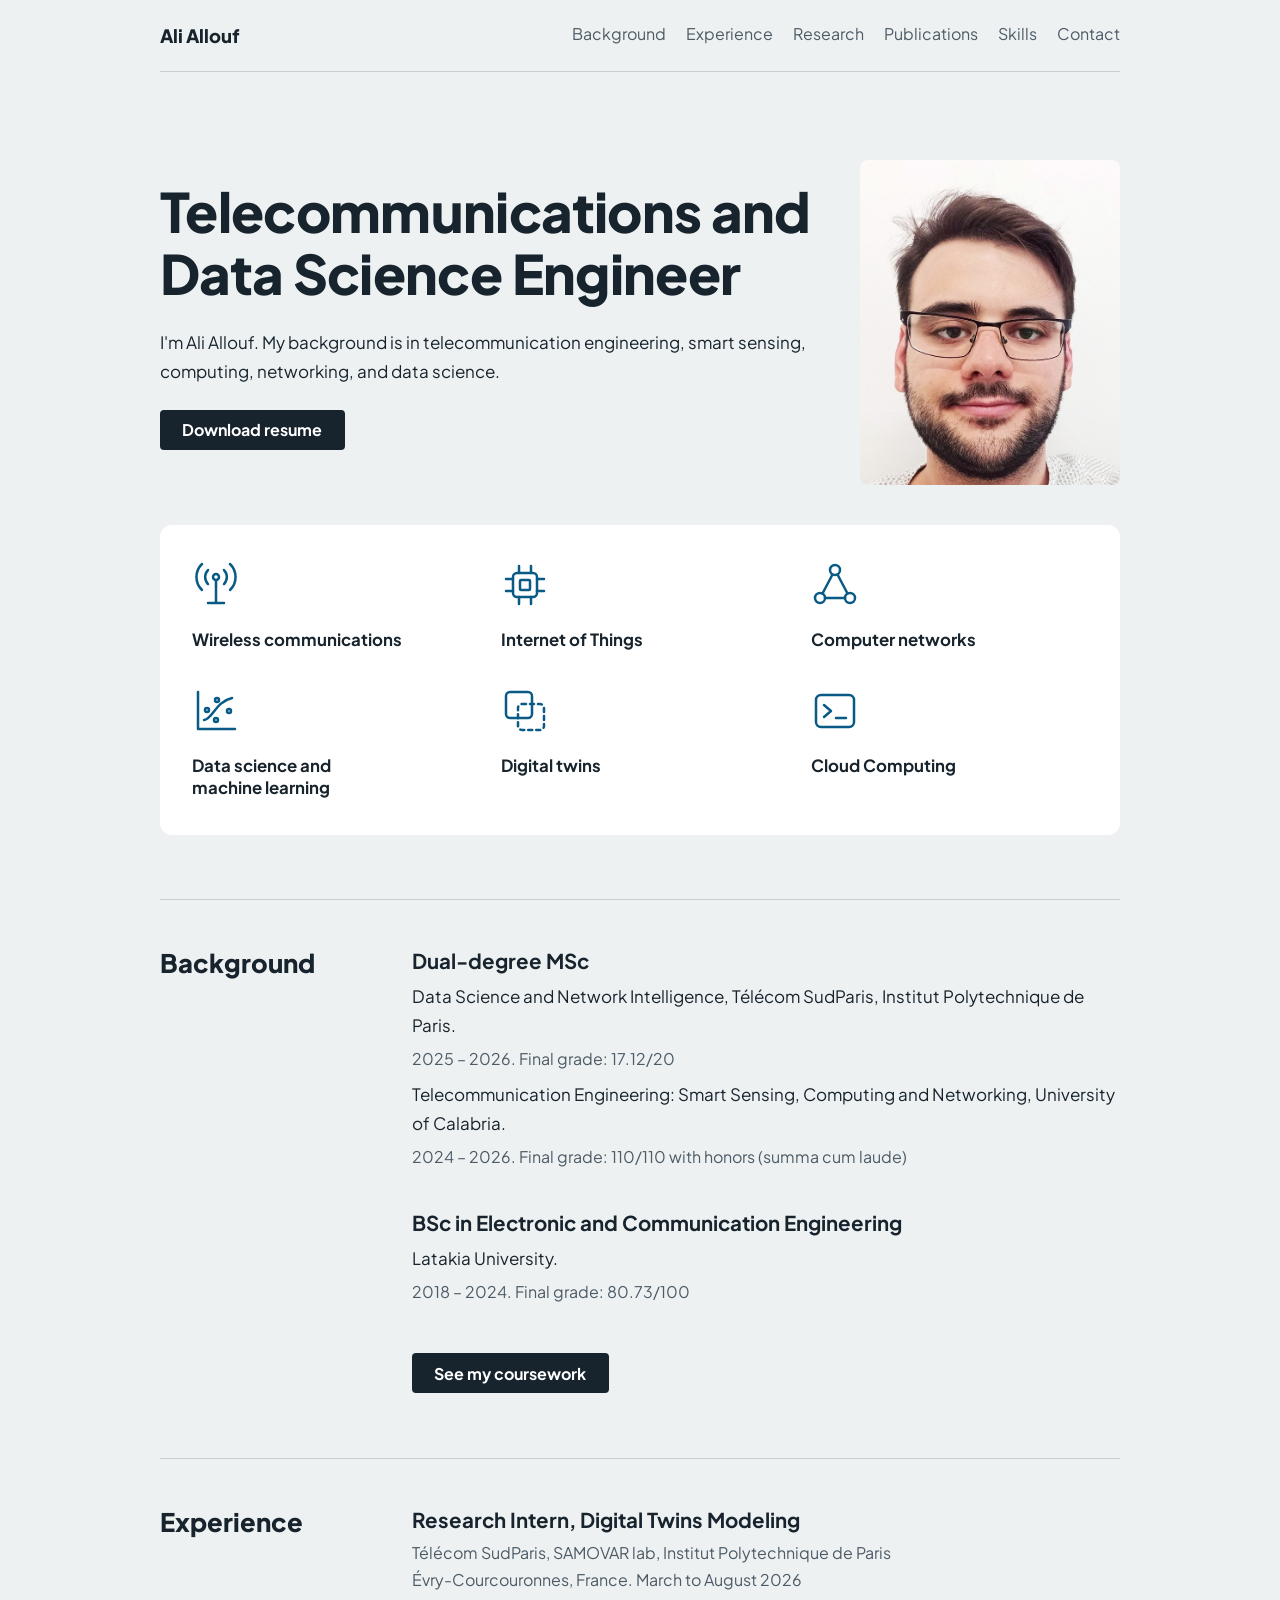
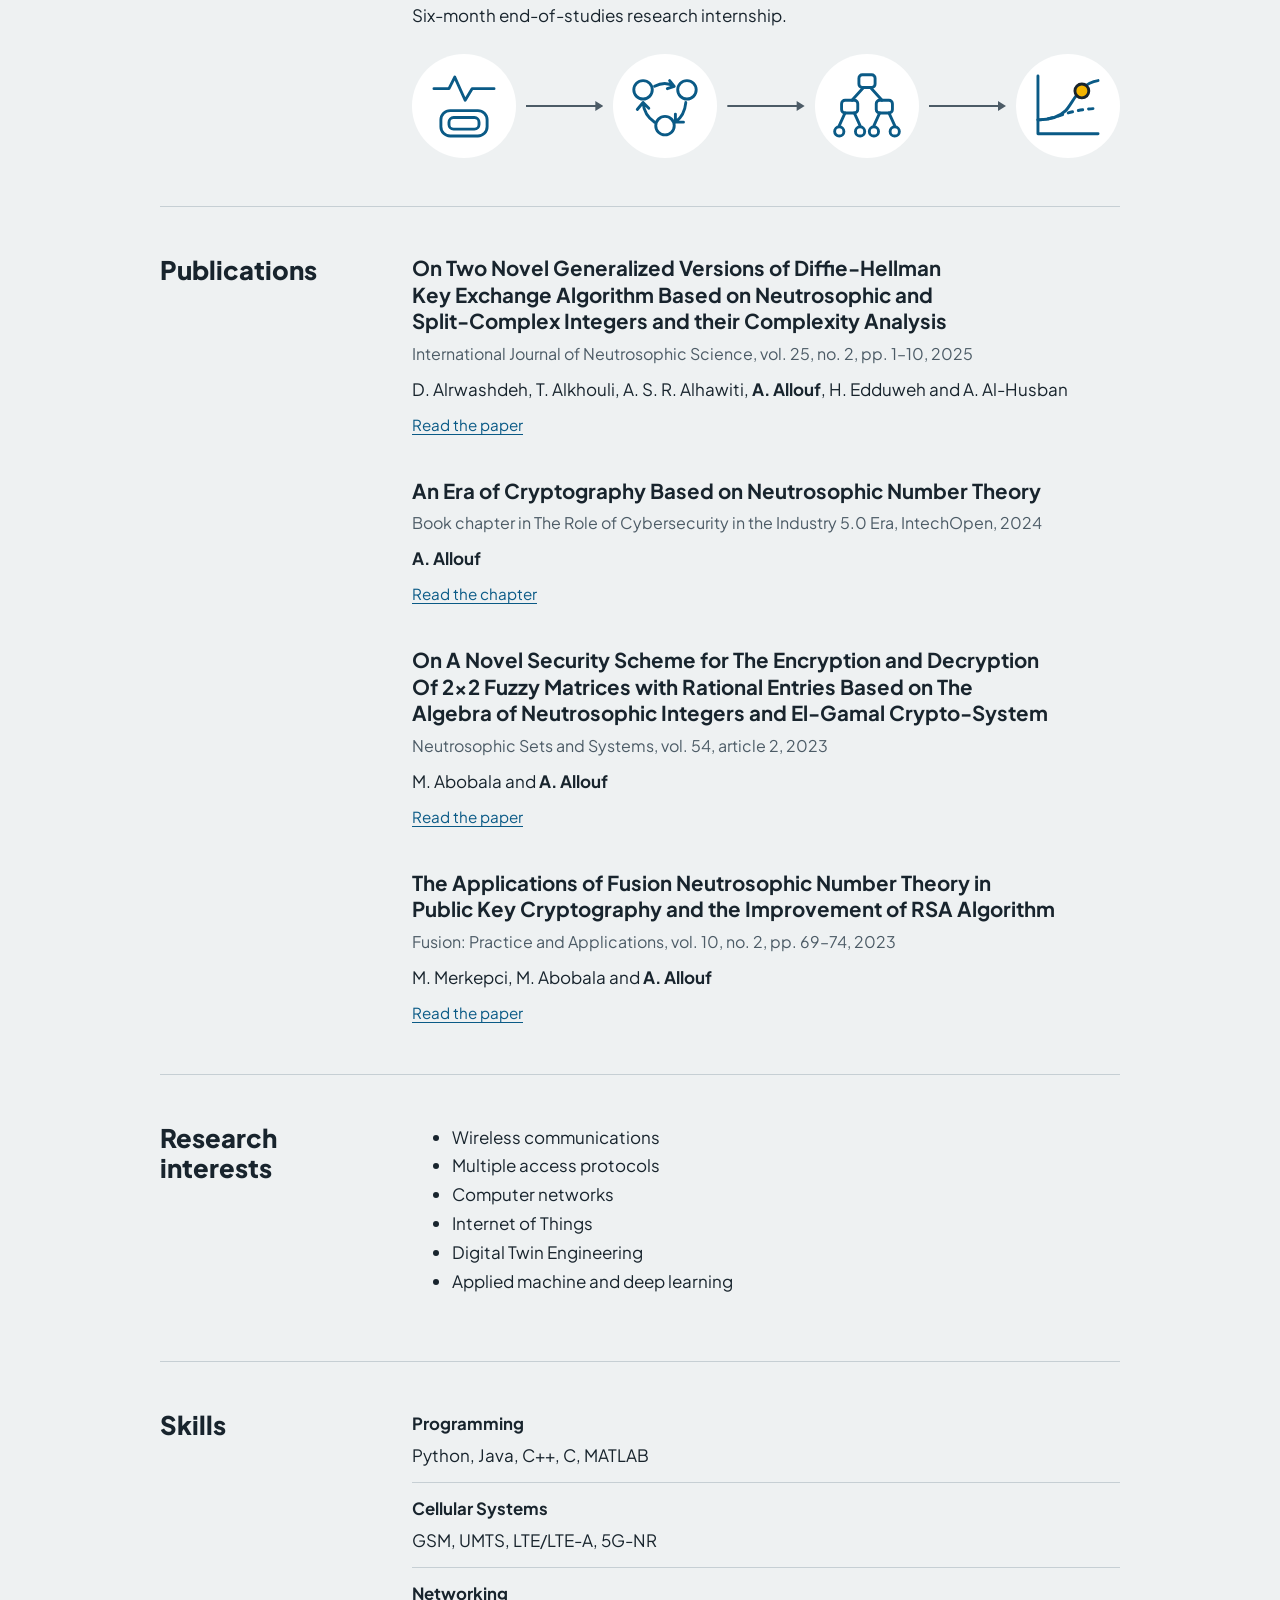
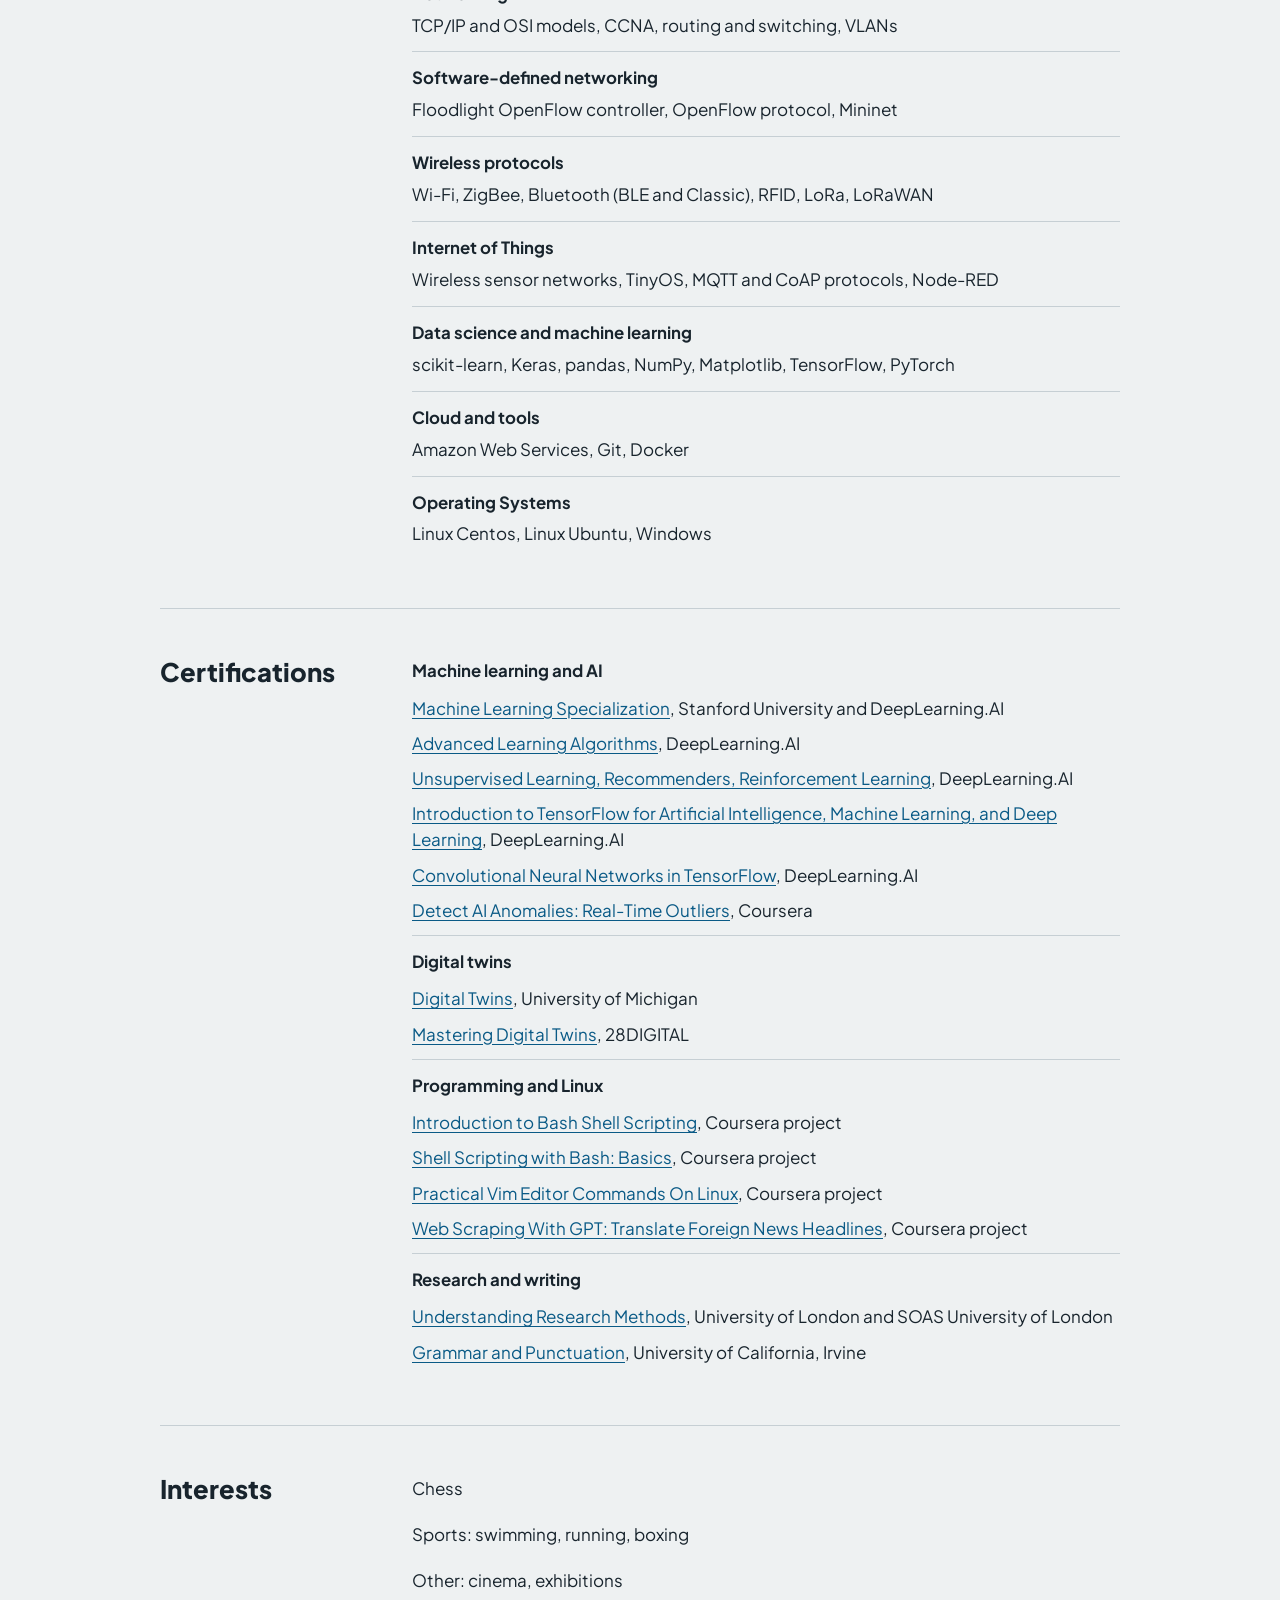
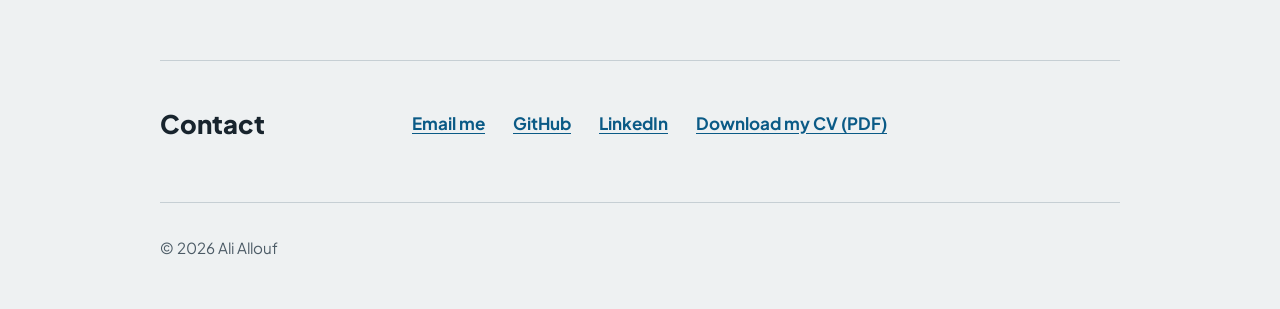
<file: index.html>
<!doctype html>
<html lang="en">
<head>
  <meta charset="utf-8">
  <meta name="viewport" content="width=device-width, initial-scale=1">
  <title>Ali Allouf: Telecommunications and Data Science Engineer </title>
  <meta name="description" content="Portfolio of Ali Allouf">
  <meta property="og:title" content="Ali Allouf">
  <meta property="og:description" content="">
  <meta property="og:type" content="website">
  <link rel="icon" href="assets/favicon.svg" type="image/svg+xml">
  <link rel="stylesheet" href="assets/style.css?v=2">
  <style>#certifications dd { margin-top: 0.55rem; line-height: 1.55; }</style>
</head>
<body>
  <a class="skip" href="#main">Skip to content</a>

  <header class="top wrap">
    <a class="home" href="#main">Ali Allouf</a>
    <nav aria-label="Sections">
      <a href="#background">Background</a>
      <a href="#experience">Experience</a>
      <a href="#research">Research</a>
      <a href="#publication">Publications</a>
      <a href="#skills">Skills</a>
      <a href="#contact">Contact</a>
    </nav>
  </header>

  <main id="main">
    <section class="intro wrap">
      <div>
        <!-- ===== INTRO START: change only the words between the tags ===== -->
        <h1>Telecommunications and Data Science Engineer</h1>
        <p>I'm Ali Allouf. My background is in telecommunication engineering, smart sensing, computing, networking, and data science.</p>
        <!-- ===== INTRO END ===== -->
        <p><a class="button" href="assets/Ali_Allouf_CV.pdf" download>Download resume</a></p>
      </div>
      <!-- PHOTO: upload your picture as assets/photo.jpg -->
      <img class="photo" src="assets/photo.jpg" alt="Portrait of Ali Allouf" width="600" height="750">
    </section>

    <section class="tech wrap" aria-label="Technologies">
      <ul>
        <li>
          <svg viewBox="0 0 48 48" aria-hidden="true"><path d="M24 20v22M16 42h16"/><circle cx="24" cy="16" r="3"/><path d="M16 23a10 10 0 0 1 0-14M32 9a10 10 0 0 1 0 14M10 29a18 18 0 0 1 0-26M38 3a18 18 0 0 1 0 26"/></svg>
          <h3>Wireless communications</h3>
        </li>
        <li>
          <svg viewBox="0 0 48 48" aria-hidden="true"><rect x="12" y="12" width="24" height="24" rx="4"/><rect x="19" y="19" width="10" height="10" rx="1"/><path d="M18 12V5M30 12V5M18 43v-7M30 43v-7M12 18H5M12 30H5M43 18h-7M43 30h-7"/></svg>
          <h3>Internet of Things</h3>
        </li>
        <li>
          <svg viewBox="0 0 48 48" aria-hidden="true"><circle cx="24" cy="9" r="5"/><circle cx="9" cy="37" r="5"/><circle cx="39" cy="37" r="5"/><path d="M21.5 13.5 11.5 32.5M26.5 13.5l10 19M14 37h20"/></svg>
          <h3>Computer networks</h3>
        </li>
        <li>
          <svg viewBox="0 0 48 48" aria-hidden="true"><path d="M6 5v37h37M12 33c9-1 11-18 28-22"/><circle cx="15" cy="23" r="2"/><circle cx="24" cy="33" r="2"/><circle cx="25" cy="13" r="2"/><circle cx="37" cy="24" r="2"/></svg>
          <h3>Data science and machine learning</h3>
        </li>
        <li>
          <svg viewBox="0 0 48 48" aria-hidden="true"><rect x="5" y="5" width="26" height="26" rx="4"/><rect x="17" y="17" width="26" height="26" rx="4" stroke-dasharray="4 4"/></svg>
          <h3>Digital twins</h3>
        </li>
        <li>
          <svg viewBox="0 0 48 48" aria-hidden="true"><rect x="5" y="8" width="38" height="32" rx="5"/><path d="m13 18 7 6-7 6M25 31h10"/></svg>
          <h3>Cloud Computing</h3>
        </li>
      </ul>
    </section>

    <section class="block wrap" id="background">
      <h2>Background</h2>
      <div class="body">
        <article>
          <h3>Dual-degree MSc</h3>
          <p>Data Science and Network Intelligence, Télécom SudParis, Institut Polytechnique de Paris.</p>
          <p class="kind">2025 – 2026. Final grade: 17.12/20</p>
          <p>Telecommunication Engineering: Smart Sensing, Computing and Networking, University of Calabria.</p>
          <p class="kind">2024 – 2026. Final grade: 110/110 with honors (summa cum laude)</p>
        </article>
        <article>
          <h3>BSc in Electronic and Communication Engineering</h3>
          <p>Latakia University.</p>
          <p class="kind">2018 – 2024. Final grade: 80.73/100</p>
        </article>
        <p><a class="button" href="coursework.html">See my coursework</a></p>
      </div>
    </section>
    
    <section class="block wrap" id="experience">
      <h2>Experience</h2>
      <div class="body">
        <article>
          <h3>Research Intern, Digital Twins Modeling</h3>
          <p class="kind">Télécom SudParis, SAMOVAR lab, Institut Polytechnique de Paris<br>Évry-Courcouronnes, France. March to August 2026</p>
          <p>Six-month end-of-studies research internship.</p>
          <ol class="flow" aria-label="Internship workflow">
            <li><svg viewBox="-13 -13 90 90" role="img" aria-label="Signals from inductive loop sensors in the road"><path d="M6 17h13l5-10 9 20 6-10h19"/><rect x="12" y="36" width="40" height="22" rx="8"/><rect x="19" y="42" width="26" height="10" rx="4"/></svg></li>
            <li><svg viewBox="-13 -13 90 90" role="img" aria-label="Behavioral states and timed transitions"><circle cx="13" cy="18" r="8"/><circle cx="51" cy="18" r="8"/><circle cx="32" cy="49" r="8"/><path d="M23 15q9-5 17 0M36 10l4 5-6 2M50 29q-1 11-9 17M41 39v7h7M23 46q-9-6-10-17M8 35l5-6 5 5"/></svg></li>
            <li><svg viewBox="-13 -13 90 90" role="img" aria-label="Machine learning baseline models"><rect x="25" y="5" width="14" height="11" rx="3"/><rect x="10" y="27" width="14" height="11" rx="3"/><rect x="40" y="27" width="14" height="11" rx="3"/><path d="M29 16 19 27M35 16l10 11M13 38l-5 11M21 38l5 11M43 38l-5 11M51 38l5 11"/><circle cx="8" cy="54" r="4"/><circle cx="26" cy="54" r="4"/><circle cx="38" cy="54" r="4"/><circle cx="56" cy="54" r="4"/></svg></li>
            <li><svg viewBox="-13 -13 90 90" role="img" aria-label="Detection and classification of behavioral drift"><path d="M6 6v50h52"/><path d="M6 44c16 0 24-9 52-10" stroke-dasharray="4 5"/><path d="M6 44c10 0 18-2 24-8s12-24 28-26"/><circle class="alert" cx="44" cy="19" r="6"/></svg></li>
          </ol>
        </article>
      </div>
    </section>

    <section class="block wrap" id="publication">
      <h2>Publications</h2>
      <div class="body">
        <article>
          <h3>On Two Novel Generalized Versions of Diffie-Hellman Key Exchange Algorithm Based on Neutrosophic and Split-Complex Integers and their Complexity Analysis</h3>
          <p class="kind">International Journal of Neutrosophic Science, vol. 25, no. 2, pp. 1–10, 2025</p>
          <p>D. Alrwashdeh, T. Alkhouli, A. S. R. Alhawiti, <strong>A. Allouf</strong>, H. Edduweh and A. Al-Husban</p>
          <p class="methods"><a href="https://americaspg.com/articleinfo/21/show/3110">Read the paper</a></p>
        </article>
        <article>
          <h3>An Era of Cryptography Based on Neutrosophic Number Theory</h3>
          <p class="kind">Book chapter in The Role of Cybersecurity in the Industry 5.0 Era, IntechOpen, 2024</p>
          <p><strong>A. Allouf</strong></p>
          <p class="methods"><a href="https://www.intechopen.com/chapters/89466">Read the chapter</a></p>
        </article>
        <article>
          <h3>On A Novel Security Scheme for The Encryption and Decryption Of 2×2 Fuzzy Matrices with Rational Entries Based on The Algebra of Neutrosophic Integers and El-Gamal Crypto-System</h3>
          <p class="kind">Neutrosophic Sets and Systems, vol. 54, article 2, 2023</p>
          <p>M. Abobala and <strong>A. Allouf</strong></p>
          <p class="methods"><a href="https://zenodo.org/records/7814503">Read the paper</a></p>
        </article>
        <article>
          <h3>The Applications of Fusion Neutrosophic Number Theory in Public Key Cryptography and the Improvement of RSA Algorithm</h3>
          <p class="kind">Fusion: Practice and Applications, vol. 10, no. 2, pp. 69–74, 2023</p>
          <p>M. Merkepci, M. Abobala and <strong>A. Allouf</strong></p>
          <p class="methods"><a href="https://www.americaspg.com/articleinfo/3/show/1652">Read the paper</a></p>
        </article>
      </div>
    </section>

    <section class="block wrap" id="research">
      <h2>Research interests</h2>
      <div class="body">
        <ul>
          <li>Wireless communications</li>
          <li>Multiple access protocols</li>
          <li>Computer networks</li>
          <li>Internet of Things</li>
          <li>Digital Twin Engineering</li>
          <li>Applied machine and deep learning</li>
        </ul>
      </div>
    </section>

    <section class="block wrap" id="skills">
      <h2>Skills</h2>
      <dl class="body">
        <div><dt>Programming</dt><dd>Python, Java, C++, C, MATLAB</dd></div>
        <div><dt>Cellular Systems</dt><dd>GSM, UMTS, LTE/LTE-A, 5G-NR</dd></div>
        <div><dt>Networking</dt><dd>TCP/IP and OSI models, CCNA, routing and switching, VLANs</dd></div>
        <div><dt>Software-defined networking</dt><dd>Floodlight OpenFlow controller, OpenFlow protocol, Mininet</dd></div>
        <div><dt>Wireless protocols</dt><dd>Wi-Fi, ZigBee, Bluetooth (BLE and Classic), RFID, LoRa, LoRaWAN</dd></div>
        <div><dt>Internet of Things</dt><dd>Wireless sensor networks, TinyOS, MQTT and CoAP protocols, Node-RED</dd></div>
        <div><dt>Data science and machine learning</dt><dd>scikit-learn, Keras, pandas, NumPy, Matplotlib, TensorFlow, PyTorch</dd></div>
        <div><dt>Cloud and tools</dt><dd>Amazon Web Services, Git, Docker</dd></div>
         <div><dt>Operating Systems</dt><dd>Linux Centos, Linux Ubuntu, Windows</dd></div>
      </dl>
    </section>

    <section class="block wrap" id="certifications">
      <h2>Certifications</h2>
      <dl class="body">
        <!-- To add a certificate, copy one <dd> line into the right group and change the link, title and issuer. -->
        <div>
          <dt>Machine learning and AI</dt>
          <dd><a href="https://coursera.org/share/073547b4fcd7090e57861ca4db1e07f2">Machine Learning Specialization</a>, Stanford University and DeepLearning.AI</dd>
          <dd><a href="https://coursera.org/share/5b2adaacc519c2a5a3698b143b3b9255">Advanced Learning Algorithms</a>, DeepLearning.AI</dd>
          <dd><a href="https://coursera.org/share/ebc4a20aaa0fbd4e2a5d449fe69648b4">Unsupervised Learning, Recommenders, Reinforcement Learning</a>, DeepLearning.AI</dd>
          <dd><a href="https://coursera.org/verify/P8JJAOY2XTD3">Introduction to TensorFlow for Artificial Intelligence, Machine Learning, and Deep Learning</a>, DeepLearning.AI</dd>
          <dd><a href="https://coursera.org/share/457b1a9affda93d3386896cbd7179298">Convolutional Neural Networks in TensorFlow</a>, DeepLearning.AI</dd>
          <dd><a href="https://coursera.org/verify/3RMZ5MR505RU">Detect AI Anomalies: Real-Time Outliers</a>, Coursera</dd>
        </div>
        <div>
          <dt>Digital twins</dt>
          <dd><a href="https://coursera.org/verify/QEHP296F9CB5">Digital Twins</a>, University of Michigan</dd>
          <dd><a href="https://coursera.org/verify/B64F6B5LREGJ">Mastering Digital Twins</a>, 28DIGITAL</dd>
        </div>
        <div>
          <dt>Programming and Linux</dt>
          <dd><a href="https://coursera.org/verify/FXST5CC2E6UR">Introduction to Bash Shell Scripting</a>, Coursera project</dd>
          <dd><a href="https://coursera.org/verify/M79GXPUBEVQH">Shell Scripting with Bash: Basics</a>, Coursera project</dd>
          <dd><a href="https://coursera.org/verify/J3M5KG3U2P7X">Practical Vim Editor Commands On Linux</a>, Coursera project</dd>
          <dd><a href="https://coursera.org/verify/29JKTV76JI49">Web Scraping With GPT: Translate Foreign News Headlines</a>, Coursera project</dd>
        </div>
        <div>
          <dt>Research and writing</dt>
          <dd><a href="https://coursera.org/verify/UM4V0C8UK7E0">Understanding Research Methods</a>, University of London and SOAS University of London</dd>
          <dd><a href="https://coursera.org/verify/6FKLIKVLW0YU">Grammar and Punctuation</a>, University of California, Irvine</dd>
        </div>
      </dl>
    </section>

    <section class="block wrap" id="interests">
      <h2>Interests</h2>
      <div class="body">
        <p>Chess</p>
        <p>Sports: swimming, running, boxing</p>
        <p>Other: cinema, exhibitions</p>
      </div>
    </section>

    <section class="block wrap" id="contact">
      <h2>Contact</h2>
      <div class="body">
        <ul class="links">
          <li><a href="mailto:ali1allouf@gmail.com">Email me</a></li>
          <li><a href="https://github.com/aliallouf">GitHub</a></li>
          <li><a href="https://www.linkedin.com/in/ali-allouf-586235282/">LinkedIn</a></li>
          <li><a href="assets/Ali_Allouf_CV.pdf">Download my CV (PDF)</a></li>
        </ul>  
      </div>
    </section>
  </main>

  <footer class="wrap">© 2026 Ali Allouf</footer>
</body>
</html>
</file>
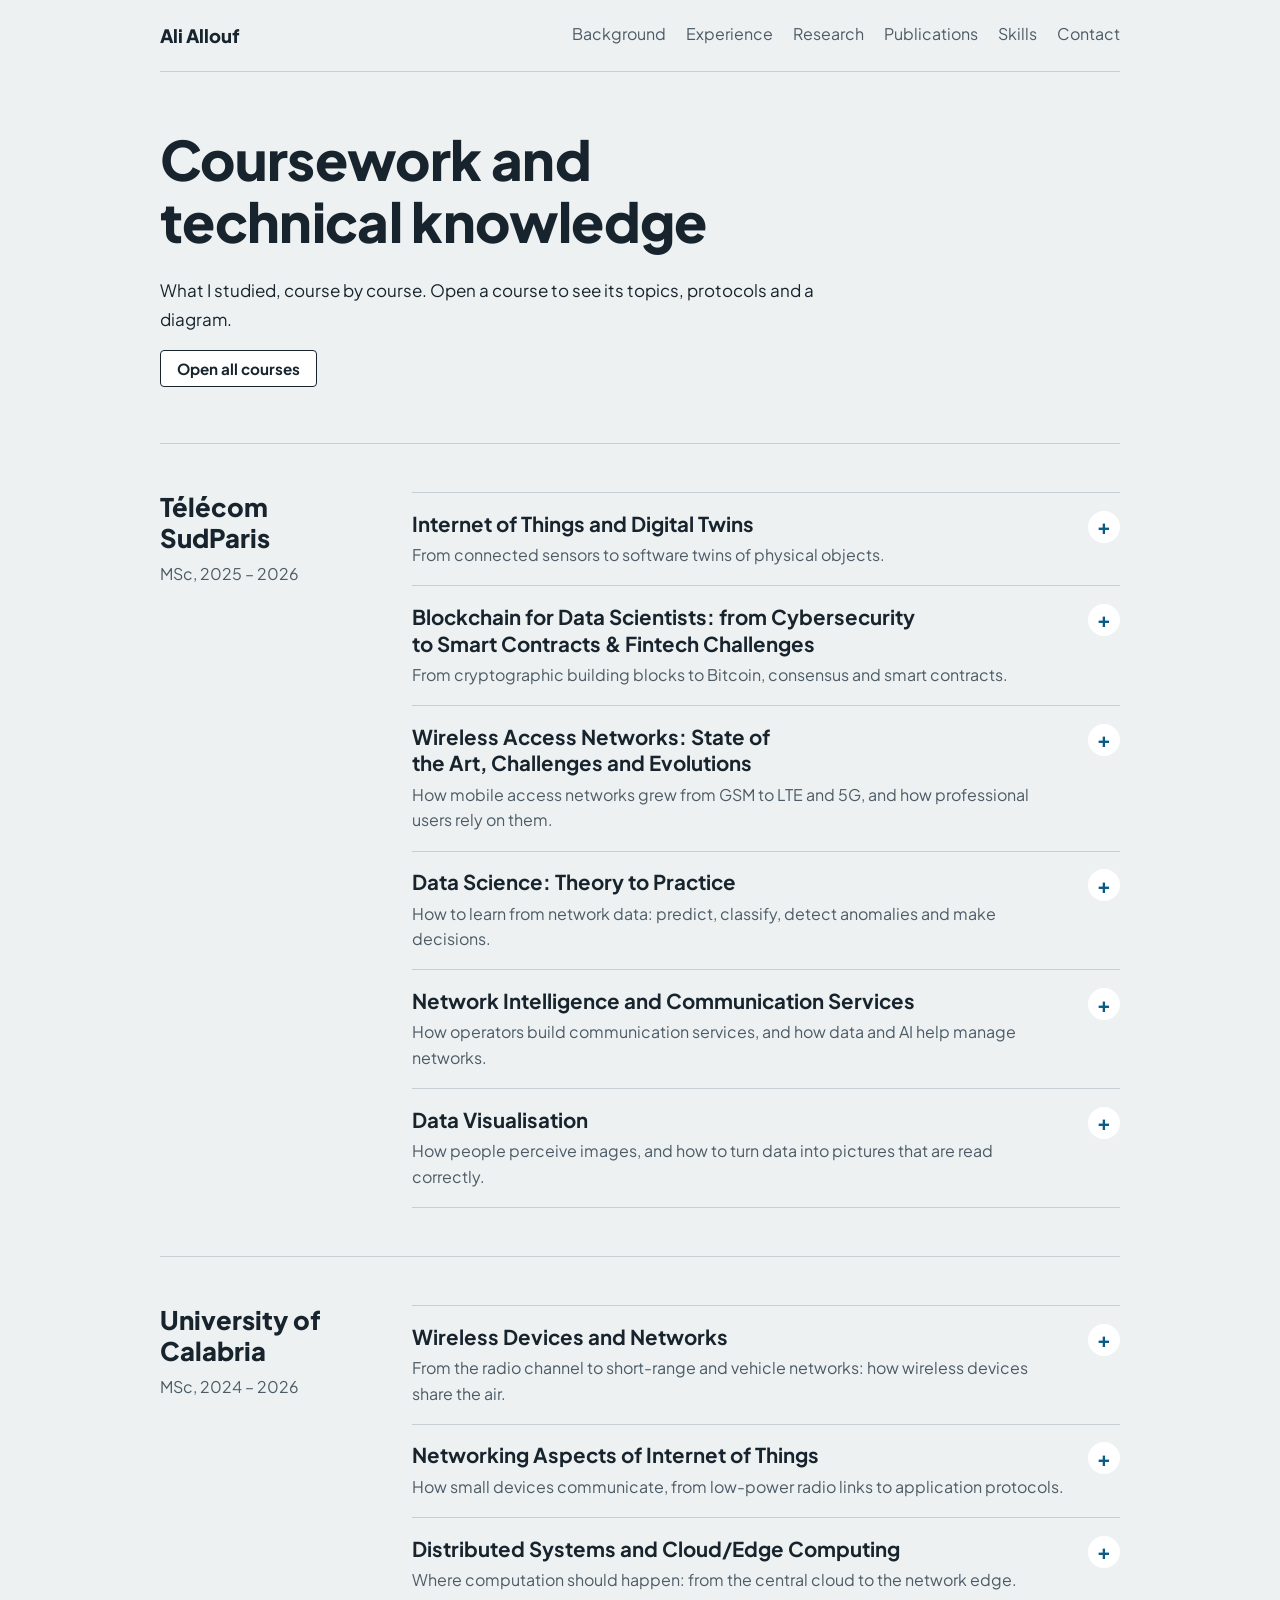
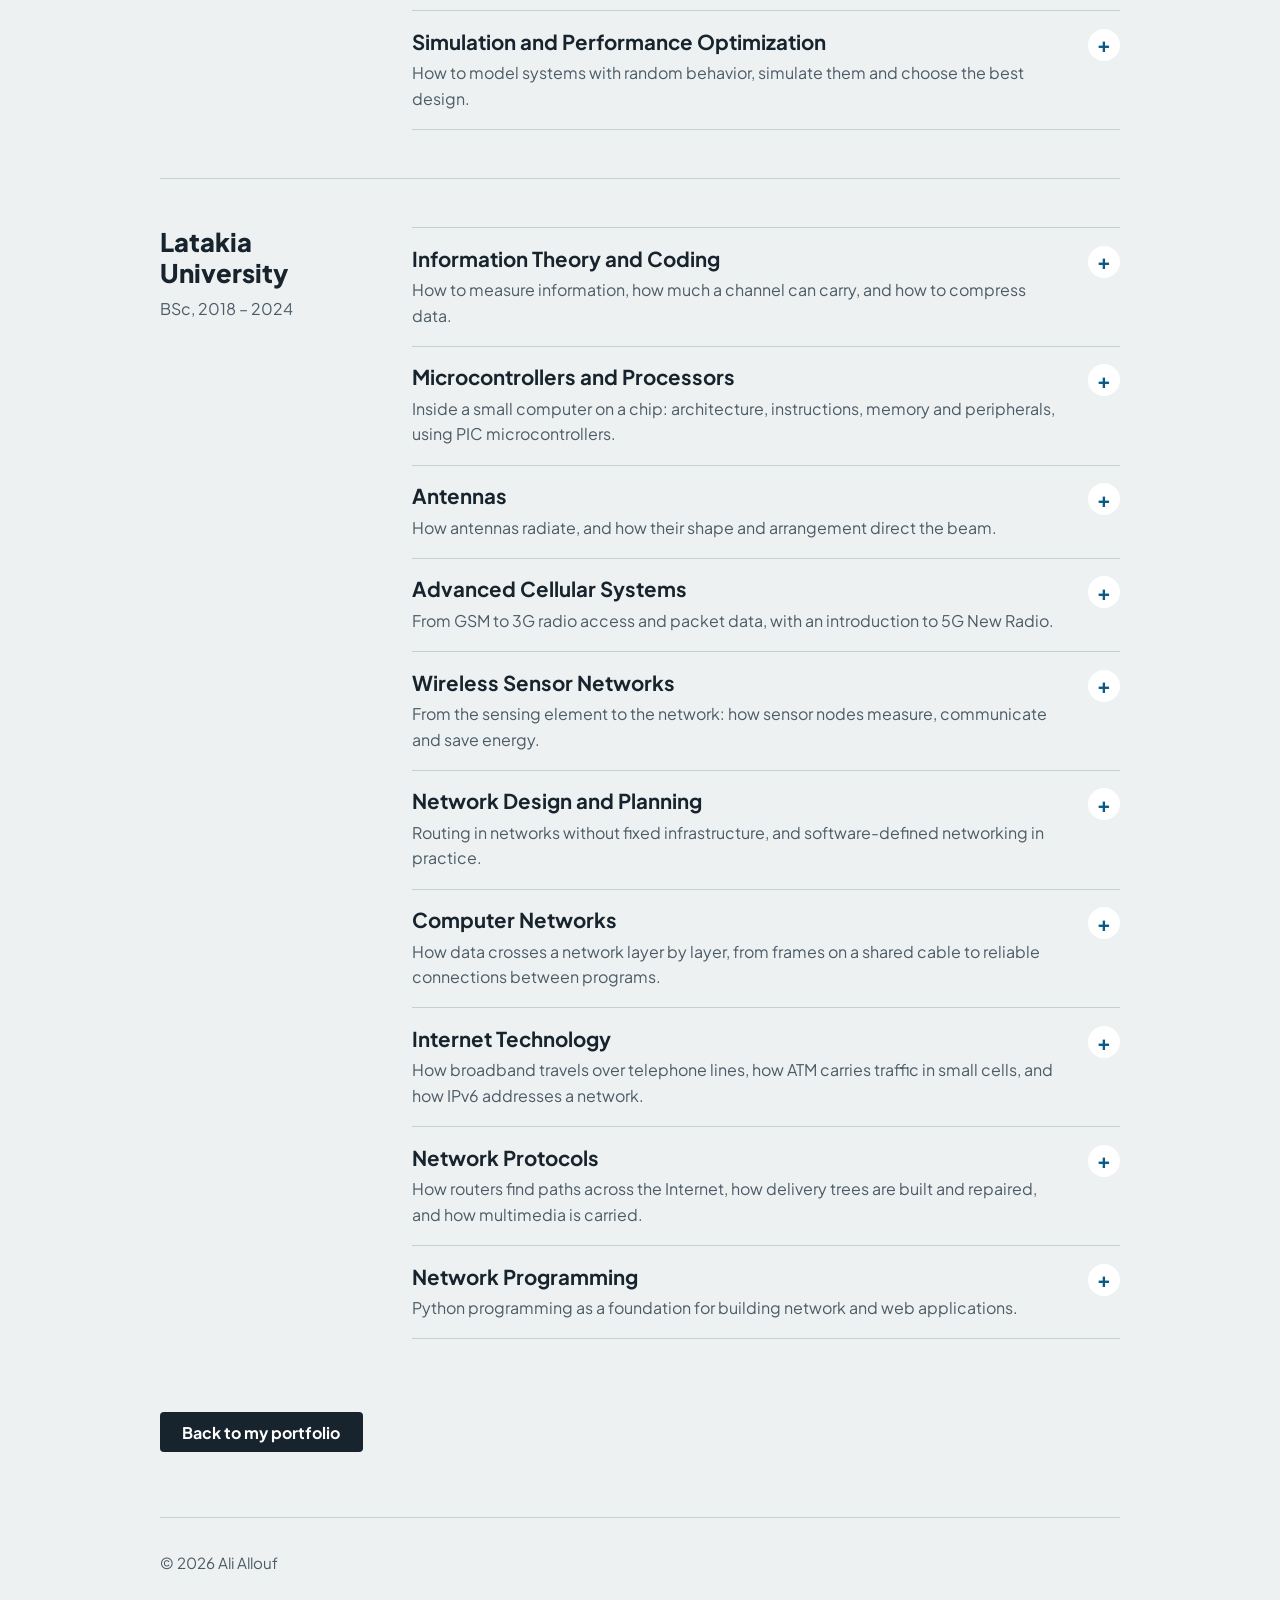
<file: coursework.html>
<!doctype html>
<html lang="en">
<head>
  <meta charset="utf-8">
  <meta name="viewport" content="width=device-width, initial-scale=1">
  <title>Coursework: Ali Allouf</title>
  <meta name="description" content="Courses, protocols and topics studied by Ali Allouf in telecommunication engineering and data science.">
  <link rel="icon" href="assets/favicon.svg" type="image/svg+xml">
  <link rel="stylesheet" href="assets/style.css?v=2">
  <style>
    /* Styles used only on this page */
    .page-head { padding-block: 3.5rem 2.5rem; }
    .page-head p { max-width: 60ch; margin: 0 0 1rem; }
    .block { grid-template-columns: 220px minmax(0, 1fr); scroll-margin-top: 0; }
    .block > header .kind { margin: 0.4rem 0 0; color: var(--muted); font-size: 1rem; }
    .block > .body { min-width: 0; }
    .toggle, .presets button { padding: 0.5rem 1rem; background: #fff; color: var(--ink); border: 1px solid var(--ink); border-radius: 4px; font: 700 0.95rem "Jakarta", system-ui, sans-serif; cursor: pointer; }
    .toggle:hover, .presets button:hover { background: var(--ink); color: #fff; }
    button:focus-visible, summary:focus-visible, input:focus-visible, .scroll:focus-visible { outline: 3px solid var(--link); outline-offset: 3px; }

    .course { border-bottom: 1px solid var(--rule); scroll-margin-top: 1rem; }
    .course:first-of-type { border-top: 1px solid var(--rule); }
    summary { position: relative; display: block; padding: 1.1rem 3.25rem 1.1rem 0; cursor: pointer; list-style: none; }
    summary::-webkit-details-marker { display: none; }
    summary::after { content: "+"; position: absolute; right: 0; top: 1.1rem; width: 2rem; height: 2rem; display: grid; place-items: center; background: #fff; border-radius: 50%; font-weight: 700; font-size: 1.3rem; line-height: 1; color: var(--link); }
    details[open] > summary::after { content: "\2212"; background: var(--marking); color: var(--ink); }
    summary:hover h3 { color: var(--link); }
    .what { display: block; margin-top: 0.3rem; color: var(--muted); font-size: 1rem; line-height: 1.6; }
    .topics { margin: 0.5rem 0 0; }
    .topics dd p { margin: 0.4rem 0 0; }
    .tags { list-style: none; display: flex; flex-wrap: wrap; gap: 0.4rem; margin: 0.35rem 0 0; padding: 0; }
    .tags li { padding: 0 0.6rem; background: #fff; border: 1px solid var(--rule); border-radius: 4px; font-size: 0.92rem; }
    .related { margin: 1rem 0 0; }
    .course > :last-child { margin-bottom: 1.75rem; }
    .also { margin: 1.5rem 0 0; }

    figure { margin: 1.5rem 0 0; padding: 1.25rem; background: #fff; border-radius: 12px; }
    figcaption { margin-top: 0.9rem; color: var(--muted); font-size: 0.93rem; line-height: 1.6; }
    h4 { margin: 0 0 0.75rem; font-size: 1.05rem; }
    .d { display: block; width: 100%; max-width: 440px; height: auto; margin-inline: auto; }
    .d text { fill: var(--ink); font: 500 13px "Jakarta", system-ui, sans-serif; text-anchor: middle; }
    .d text.sub { fill: var(--muted); font-size: 12px; }
    .d text.strong { font-weight: 800; }
    .d text.mark { font-weight: 700; }
    .d text.mark, .d text.halo { paint-order: stroke; stroke: #fff; stroke-width: 4px; stroke-linejoin: round; }
    .d text.start { text-anchor: start; }
    .d text.end { text-anchor: end; }
    .d .box { fill: #fff; stroke: var(--ink); stroke-width: 1.5; }
    .d .box.hl { fill: #fde7a6; }
    .d .box.soft { stroke: var(--rule); }
    .d .box.hl + text + text.sub { fill: var(--ink); }
    .d .ln { fill: none; stroke: var(--link); stroke-width: 1.8; }
    .d .dash { stroke-dasharray: 5 4; }
    .d .thick { stroke-width: 4; }
    .d .life { stroke: var(--rule); stroke-width: 1.5; }
    .d .head { fill: var(--link); }
    .d .node { fill: #fff; stroke: var(--ink); stroke-width: 1.8; }
    .d .node.hl { fill: var(--marking); }
    .d .wait { fill: var(--marking); }
    .d .grid { stroke: #e2e7ea; stroke-width: 1; fill: none; }
    .d .curve { fill: none; stroke: var(--link); stroke-width: 2.2; stroke-linejoin: round; }
    .d .pt { fill: var(--link); stroke: #fff; stroke-width: 2; }
    .d .cross { stroke: var(--muted); stroke-width: 1; }
    .d .frame { fill: none; stroke: var(--rule); stroke-width: 1; }
    .d .fit { stroke: var(--muted); stroke-width: 1.5; fill: none; }
    .d .dot { fill: var(--link); stroke: #fff; stroke-width: 1; }
    .d .polar { fill: none; stroke: #dde3e7; stroke-width: 1; }
    .d .beam { fill: rgba(10, 90, 134, 0.14); stroke: var(--link); stroke-width: 2; stroke-linejoin: round; }

    .readout { min-height: 1.6em; margin: 0.75rem 0 0; font-size: 0.97rem; text-align: center; }
    figure label { display: block; font-weight: 700; font-size: 0.97rem; }
    figure input[type="text"] { width: 100%; margin-top: 0.35rem; padding: 0.55rem 0.7rem; border: 1px solid var(--muted); border-radius: 4px; font: 500 1rem "Jakarta", system-ui, sans-serif; color: var(--ink); }
    figure input[type="range"] { width: 100%; margin: 0 0 0.6rem; accent-color: var(--link); }
    figure output { font-weight: 400; color: var(--muted); margin-left: 0.4rem; }
    .presets { display: flex; flex-wrap: wrap; gap: 0.5rem; margin: 0.25rem 0 1rem; }
    .scroll { overflow-x: auto; margin-top: 0.75rem; }
    .scroll svg { display: block; margin-inline: auto; }
    #huff-table table { margin-inline: auto; border-collapse: collapse; font-size: 0.93rem; font-variant-numeric: tabular-nums; }
    #huff-table th, #huff-table td { padding: 0.15rem 0.9rem; text-align: left; border-bottom: 1px solid var(--rule); }

    @media (max-width: 720px) {
      .block { grid-template-columns: minmax(0, 1fr); }
      figure { padding: 1rem 0.75rem; }
    }
  </style>
</head>
<body>
  <!--
    HOW TO EDIT THIS PAGE
    1. Each course sits between "COURSE START" and "COURSE END" comments.
    2. To change a topic, edit the words inside <dt>...</dt> and <dd>...</dd>.
    3. To add a course, paste this block inside the right section and change the words and the id:

       <details class="course" id="my-course">
         <summary><h3>Course name</h3><span class="what">One sentence about it.</span></summary>
         <dl class="topics">
           <div><dt>Topic group</dt><dd>Topics.</dd></div>
           <div><dt>Protocols</dt><dd><ul class="tags"><li>Name</li><li>Name</li></ul></dd></div>
         </dl>
       </details>
  -->
  <a class="skip" href="#main">Skip to content</a>

  <header class="top wrap">
    <a class="home" href="index.html">Ali Allouf</a>
    <nav aria-label="Sections">
      <a href="index.html#background">Background</a>
      <a href="index.html#experience">Experience</a>
      <a href="index.html#research">Research</a>
      <a href="index.html#publication">Publications</a>
      <a href="index.html#skills">Skills</a>
      <a href="index.html#contact">Contact</a>
    </nav>
  </header>

  <main id="main">
    <div class="page-head wrap">
      <h1>Coursework and technical knowledge</h1>
      <p>What I studied, course by course. Open a course to see its topics, protocols and a diagram.</p>
      <p><button type="button" class="toggle" id="toggle-all" hidden>Open all courses</button></p>
    </div>

    <section class="block wrap" id="tsp">
      <header>
        <h2>Télécom SudParis</h2>
        <p class="kind">MSc, 2025 – 2026</p>
      </header>
      <div class="body">
        <!-- ===== COURSE START: INTERNET OF THINGS AND DIGITAL TWINS ===== -->
        <details class="course" id="iot-digital-twins">
          <summary><h3>Internet of Things and Digital Twins</h3><span class="what">From connected sensors to software twins of physical objects.</span></summary>
          <dl class="topics">
            <div><dt>IoT foundations</dt><dd>Smart objects, sensors and actuators, identity and discovery, and the challenges of distributed systems.</dd></div>
            <div><dt>How things interact</dt><dd>REST, publish and subscribe, message brokers, middleware and APIs.</dd></div>
            <div><dt>Connectivity</dt><dd>Short-range and low-power wide-area options, including DASH7, Sigfox and NB-IoT. Related: <a href="#iot-networking">networking aspects of IoT</a>.</dd></div>
            <div><dt>Application protocols</dt><dd><ul class="tags"><li>CoAP</li><li>MQTT</li><li>AMQP</li><li>DDS</li></ul></dd></div>
            <div><dt>Network and edge</dt><dd>Network function virtualization, software-defined networking, 5G network slicing, fog and mobile edge computing, and microservices.</dd></div>
            <div><dt>Platforms and standards</dt><dd><ul class="tags"><li>oneM2M</li><li>FIWARE</li><li>Eclipse Ditto</li><li>Eclipse Kura</li><li>Eclipse Hono</li><li>IEEE P2413</li><li>Contiki</li><li>TinyOS</li><li>RIOT</li></ul></dd></div>
            <div><dt>Digital twin properties</dt><dd>Representativeness, reflection, replication, entanglement, persistence, memorization, composability, manageability, augmentation, ownership, servitization and predictability.</dd></div>
            <div><dt>Data and society</dt><dd>Machine learning on sensor data, context awareness, data ownership and business models.</dd></div>
          </dl>
          <figure>
            <svg class="d" viewBox="0 0 360 262" role="img" aria-label="A digital twin: a physical object sends status and sensor data to its software twin, which returns commands and offers history, simulation and services.">
              <defs><marker id="a-dt" viewBox="0 0 10 10" refX="9" refY="5" markerUnits="userSpaceOnUse" markerWidth="11" markerHeight="11" orient="auto-start-reverse"><path class="head" d="M0 0L10 5L0 10z"/></marker></defs>
              <rect class="box" x="70" y="10" width="220" height="52" rx="5"/><text x="180" y="32">Physical object</text><text class="sub" x="180" y="49">Sensors and actuators</text>
              <path class="ln" d="M130 62L130 124" marker-end="url(#a-dt)"/>
              <path class="ln" d="M230 124L230 62" marker-end="url(#a-dt)"/>
              <text class="end sub" x="120" y="97">Data and status</text>
              <text class="start sub" x="240" y="97">Commands</text>
              <rect class="box hl" x="70" y="124" width="220" height="52" rx="5"/><text x="180" y="146">Digital twin</text><text class="sub" x="180" y="163">Software model and data</text>
              <path class="ln" d="M180 176L62 208" marker-end="url(#a-dt)"/>
              <path class="ln" d="M180 176L180 208" marker-end="url(#a-dt)"/>
              <path class="ln" d="M180 176L298 208" marker-end="url(#a-dt)"/>
              <rect class="box" x="10" y="208" width="104" height="36" rx="5"/><text x="62" y="230.5">History</text>
              <rect class="box" x="128" y="208" width="104" height="36" rx="5"/><text x="180" y="230.5">Simulation</text>
              <rect class="box" x="246" y="208" width="104" height="36" rx="5"/><text x="298" y="230.5">Services</text>
            </svg>
            <figcaption>A digital twin stays linked to its physical object and reflects its state.</figcaption>
          </figure>
          <p class="related">Related to my <a href="index.html#research">research interest in digital twins</a>.</p>
        </details>
        <!-- ===== COURSE END: INTERNET OF THINGS AND DIGITAL TWINS ===== -->

        <!-- ===== COURSE START: BLOCKCHAIN FOR DATA SCIENTISTS: FROM CYBERSECURITY TO SMART CONTRACTS &AMP; FINTECH CHALLENGES ===== -->
        <details class="course" id="blockchain">
          <summary><h3>Blockchain for Data Scientists: from Cybersecurity to Smart Contracts &amp; Fintech Challenges</h3><span class="what">From cryptographic building blocks to Bitcoin, consensus and smart contracts.</span></summary>
          <dl class="topics">
            <div><dt>Hash functions</dt><dd>One-way and collision resistance, the birthday paradox, the SHA families and perceptual hashing.</dd></div>
            <div><dt>Cryptography</dt><dd>Symmetric and public-key encryption, authentication and digital signatures, discrete logarithms and elliptic curves.</dd></div>
            <div><dt>Algorithms</dt><dd><ul class="tags"><li>AES</li><li>RSA</li><li>Diffie–Hellman</li><li>ECDH</li><li>ECDSA</li></ul></dd></div>
            <div><dt>Distributed ledgers</dt><dd>From Web1 to Web3; permissioned and permissionless blockchains.</dd></div>
            <div><dt>Bitcoin</dt><dd>Wallets, keys and addresses (including SegWit and Taproot), transactions, scripts and halving.</dd></div>
            <div><dt>Malware and ransomware</dt><dd>Cryptovirology, botnets, and following WannaCry ransom payments on the public ledger.</dd></div>
            <div><dt>Consensus</dt><dd><ul class="tags"><li>PBFT</li><li>Proof of Work</li><li>Proof of Stake</li><li>Proof of Authority</li></ul></dd></div>
            <div><dt>Smart contracts</dt><dd>Ethereum, gas, the Ethereum Virtual Machine, Solidity, oracles, and the ERC-20 and ERC-721 token standards.</dd></div>
            <div><dt>Course labs</dt><dd>An attendance contract in Solidity, and minting an NFT certificate with its metadata on IPFS.</dd></div>
          </dl>
          <figure>
            <svg class="d" viewBox="0 0 360 162" role="img" aria-label="Three linked blocks. Each stores the hash of the block before it.">
              <defs><marker id="a-bc" viewBox="0 0 10 10" refX="9" refY="5" markerUnits="userSpaceOnUse" markerWidth="11" markerHeight="11" orient="auto-start-reverse"><path class="head" d="M0 0L10 5L0 10z"/></marker></defs>
              <text class="sub" x="180" y="18">Each block points to the one before it</text>
              <rect class="box" x="6" y="34" width="100" height="112" rx="5"/>
              <text class="strong" x="56" y="56">Block 1</text>
              <text class="sub" x="56" y="80">Previous hash</text>
              <text class="mark" x="56" y="96">0000</text>
              <text class="sub" x="56" y="118">Transactions</text>
              <text class="sub" x="56" y="135">Hash 7A2F</text>
              <rect class="box" x="130" y="34" width="100" height="112" rx="5"/>
              <text class="strong" x="180" y="56">Block 2</text>
              <text class="sub" x="180" y="80">Previous hash</text>
              <text class="mark" x="180" y="96">7A2F</text>
              <text class="sub" x="180" y="118">Transactions</text>
              <text class="sub" x="180" y="135">Hash C91B</text>
              <rect class="box" x="254" y="34" width="100" height="112" rx="5"/>
              <text class="strong" x="304" y="56">Block 3</text>
              <text class="sub" x="304" y="80">Previous hash</text>
              <text class="mark" x="304" y="96">C91B</text>
              <text class="sub" x="304" y="118">Transactions</text>
              <text class="sub" x="304" y="135">Hash 54E0</text>
              <path class="ln" d="M130 92L108 92" marker-end="url(#a-bc)"/>
              <path class="ln" d="M254 92L232 92" marker-end="url(#a-bc)"/>
            </svg>
            <figcaption>A simplified chain with shortened, made-up hashes. Changing old data changes its hash and breaks the link that follows.</figcaption>
          </figure>
        </details>
        <!-- ===== COURSE END: BLOCKCHAIN FOR DATA SCIENTISTS: FROM CYBERSECURITY TO SMART CONTRACTS &AMP; FINTECH CHALLENGES ===== -->

        <!-- ===== COURSE START: WIRELESS ACCESS NETWORKS: STATE OF THE ART, CHALLENGES AND EVOLUTIONS ===== -->
        <details class="course" id="wireless-access">
          <summary><h3>Wireless Access Networks: State of the Art, Challenges and Evolutions</h3><span class="what">How mobile access networks grew from GSM to LTE and 5G, and how professional users rely on them.</span></summary>
          <dl class="topics">
            <div><dt>Radio and cells</dt><dd>Path loss, fading, shadowing and multipath; frequency reuse, co-channel interference and sectorization.</dd></div>
            <div><dt>Multiple access</dt><dd>TDMA, FDMA, CDMA, OFDM and OFDMA; PSK and QAM, adaptive modulation and beam-division access.</dd></div>
            <div><dt>From GSM to LTE</dt><dd>GSM, GPRS, UMTS and LTE access networks, protocol stacks, bearers and quality-of-service classes. Related: <a href="#cellular">advanced cellular systems</a>.</dd></div>
            <div><dt>LTE core and channels</dt><dd>MME, serving and packet data gateways; logical, transport and physical channels.</dd></div>
            <div><dt>LTE-Advanced</dt><dd>Carrier aggregation, enhanced multi-antenna transmission, relaying and interference coordination (ICIC, eICIC and CoMP).</dd></div>
            <div><dt>5G and new architectures</dt><dd>Cloud RAN with CPRI and eCPRI fronthaul, open RAN, standalone and non-standalone options, service-based core, network slicing and edge computing.</dd></div>
            <div><dt>Professional radio standards</dt><dd><ul class="tags"><li>TETRA</li><li>TETRAPOL</li><li>GSM-R</li><li>MCPTT</li><li>MCData</li><li>MCVideo</li><li>FRMCS</li></ul></dd></div>
            <div><dt>Professional networks</dt><dd>Public safety, rail and industry: priority and quality of service, and private 5G networks.</dd></div>
          </dl>
          <figure>
            <svg class="d" viewBox="0 0 360 340" role="img" aria-label="LTE architecture: user data passes from the phone through the eNodeB, serving gateway and PDN gateway to the Internet, while signaling goes through the MME, which consults the HSS.">
              <defs><marker id="a-epc" viewBox="0 0 10 10" refX="9" refY="5" markerUnits="userSpaceOnUse" markerWidth="11" markerHeight="11" orient="auto-start-reverse"><path class="head" d="M0 0L10 5L0 10z"/></marker></defs>
              <rect class="box" x="40" y="8" width="110" height="34" rx="5"/><text x="95" y="29.5">Phone (UE)</text>
              <path class="ln" d="M95 42L95 76"/>
              <text class="start sub" x="106" y="63">Uu</text>
              <rect class="box" x="40" y="76" width="110" height="34" rx="5"/><text x="95" y="97.5">eNodeB</text>
              <path class="ln" d="M95 110L95 164"/>
              <text class="end sub" x="86" y="141">S1-U</text>
              <rect class="box" x="40" y="164" width="110" height="34" rx="5"/><text x="95" y="185.5">S-GW</text>
              <path class="ln" d="M95 198L95 230"/>
              <text class="start sub" x="106" y="218">S5</text>
              <rect class="box" x="40" y="230" width="110" height="34" rx="5"/><text x="95" y="251.5">P-GW</text>
              <path class="ln" d="M95 264L95 296" marker-end="url(#a-epc)"/>
              <text class="start sub" x="106" y="284">SGi</text>
              <rect class="box soft" x="40" y="296" width="110" height="34" rx="5"/><text x="95" y="317.5">Internet</text>
              <rect class="box" x="220" y="52" width="110" height="34" rx="5"/><text x="275" y="73.5">HSS</text>
              <rect class="box hl" x="220" y="122" width="110" height="34" rx="5"/><text x="275" y="143.5">MME</text>
              <path class="ln dash" d="M275 86L275 122"/>
              <text class="start sub" x="284" y="108">S6a</text>
              <path class="ln dash" d="M150 94L220 132"/>
              <text class="start sub" x="180" y="102">S1-MME</text>
              <path class="ln dash" d="M220 148L150 180"/>
              <text class="start sub" x="190" y="180">S11</text>
              <path class="ln" d="M206 246L240 246"/>
              <text class="start sub" x="250" y="250">User data</text>
              <path class="ln dash" d="M206 272L240 272"/>
              <text class="start sub" x="250" y="276">Signaling</text>
            </svg>
            <figcaption>The LTE core separates the path of user data from signaling.</figcaption>
          </figure>
        </details>
        <!-- ===== COURSE END: WIRELESS ACCESS NETWORKS: STATE OF THE ART, CHALLENGES AND EVOLUTIONS ===== -->

        <!-- ===== COURSE START: DATA SCIENCE: THEORY TO PRACTICE ===== -->
        <details class="course" id="data-science">
          <summary><h3>Data Science: Theory to Practice</h3><span class="what">How to learn from network data: predict, classify, detect anomalies and make decisions.</span></summary>
          <dl class="topics">
            <div><dt>Method</dt><dd>Data exploration and preparation, training and test sets, cross-validation and avoiding data leakage.</dd></div>
            <div><dt>Regression</dt><dd>Linear and polynomial models, the bias–variance trade-off, regularization, feature scaling and selection.</dd></div>
            <div><dt>Classification</dt><dd>Logistic and softmax regression, decision trees, class imbalance, precision, recall and F1 score.</dd></div>
            <div><dt>Neural networks</dt><dd>Multilayer perceptrons, backpropagation and the chain rule, vanishing gradients, cross-entropy loss, Xavier and He weight initialization, and the Adam optimizer.</dd></div>
            <div><dt>Training and monitoring</dt><dd>Learning curves, overfitting and underfitting, data augmentation, L1 and L2 regularization, dropout and early stopping; evaluation metrics, model drift and data drift.</dd></div>
            <div><dt>Clustering and anomaly detection</dt><dd>K-means, silhouette score, isolation forests, autoencoders and ROC curves.</dd></div>
            <div><dt>Reinforcement learning</dt><dd>Markov decision processes, Q-learning, exploration and function approximation.</dd></div>
            <div><dt>Black-box optimization</dt><dd>Surrogate models, Latin hypercube sampling, kriging and expected improvement.</dd></div>
            <div><dt>Connections</dt><dd>Decision trees reuse entropy from <a href="#information-theory">information theory</a>. Optimizing costly functions also appears in <a href="#simulation">simulation</a>.</dd></div>
          </dl>
          <figure>
            <svg class="d" viewBox="0 0 360 232" role="img" aria-label="Example decision tree that sorts network flows into voice call, messaging, video stream or web page.">
              <defs><marker id="a-tr" viewBox="0 0 10 10" refX="9" refY="5" markerUnits="userSpaceOnUse" markerWidth="11" markerHeight="11" orient="auto-start-reverse"><path class="head" d="M0 0L10 5L0 10z"/></marker></defs>
              <path class="ln" d="M180 48L90 92" marker-end="url(#a-tr)"/>
              <path class="ln" d="M180 48L270 92" marker-end="url(#a-tr)"/>
              <text class="sub" x="118" y="66">yes</text>
              <text class="sub" x="244" y="66">no</text>
              <path class="ln" d="M90 128L48 180" marker-end="url(#a-tr)"/>
              <path class="ln" d="M90 128L132 180" marker-end="url(#a-tr)"/>
              <text class="sub" x="52" y="154">yes</text>
              <text class="sub" x="130" y="154">no</text>
              <path class="ln" d="M270 128L228 180" marker-end="url(#a-tr)"/>
              <path class="ln" d="M270 128L312 180" marker-end="url(#a-tr)"/>
              <text class="sub" x="232" y="154">yes</text>
              <text class="sub" x="310" y="154">no</text>
              <rect class="box" x="105" y="12" width="150" height="36" rx="5"/><text x="180" y="34.5">Small packets?</text>
              <rect class="box" x="25" y="92" width="130" height="36" rx="5"/><text x="90" y="114.5">Evenly spaced?</text>
              <rect class="box" x="205" y="92" width="130" height="36" rx="5"/><text x="270" y="114.5">Long flow?</text>
              <rect class="box hl" x="6" y="180" width="82" height="44" rx="5"/><text x="47" y="198">Voice</text><text class="sub" x="47" y="215">call</text>
              <rect class="box hl" x="94" y="180" width="82" height="44" rx="5"/><text x="135" y="198">Chat</text><text class="sub" x="135" y="215">message</text>
              <rect class="box hl" x="184" y="180" width="82" height="44" rx="5"/><text x="225" y="198">Video</text><text class="sub" x="225" y="215">stream</text>
              <rect class="box hl" x="272" y="180" width="82" height="44" rx="5"/><text x="313" y="198">Web</text><text class="sub" x="313" y="215">page</text>
            </svg>
            <figcaption>An invented example of a decision tree: each question splits network flows into more uniform groups.</figcaption>
          </figure>
        </details>
        <!-- ===== COURSE END: DATA SCIENCE: THEORY TO PRACTICE ===== -->

        <!-- ===== COURSE START: NETWORK INTELLIGENCE AND COMMUNICATION SERVICES ===== -->
        <details class="course" id="network-intelligence">
          <summary><h3>Network Intelligence and Communication Services</h3><span class="what">How operators build communication services, and how data and AI help manage networks.</span></summary>
          <dl class="topics">
            <div><dt>Service architectures</dt><dd>From intelligent networks and CAMEL to the IP Multimedia Subsystem (IMS) across 3GPP releases.</dd></div>
            <div><dt>IMS elements</dt><dd><ul class="tags"><li>P-CSCF</li><li>I-CSCF</li><li>S-CSCF</li><li>HSS</li><li>MRF</li></ul></dd></div>
            <div><dt>IMS protocols</dt><dd><ul class="tags"><li>SIP</li><li>SDP</li><li>Diameter</li><li>RTP</li></ul></dd></div>
            <div><dt>IMS procedures</dt><dd>Registration, session setup, signaling and media paths, and user identities.</dd></div>
            <div><dt>Services</dt><dd>Application servers, presence, push-to-talk over cellular, rich communication services and multimedia telephony.</dd></div>
            <div><dt>Industry evolution</dt><dd>Open network APIs, operators and over-the-top providers, and 5G.</dd></div>
            <div><dt>Cognitive network management</dt><dd>Network and service management, autonomic control loops, SDN and NFV, TOSCA and YANG, and machine learning for anomaly detection and service-level agreements.</dd></div>
          </dl>
          <figure>
            <svg class="d" viewBox="0 0 360 300" role="img" aria-label="IMS core: the phone signals through the proxy, interrogating and serving call session control functions. These consult the subscriber server, and the serving function invokes application servers.">
              <defs><marker id="a-ims" viewBox="0 0 10 10" refX="9" refY="5" markerUnits="userSpaceOnUse" markerWidth="11" markerHeight="11" orient="auto-start-reverse"><path class="head" d="M0 0L10 5L0 10z"/></marker></defs>
              <rect class="box" x="20" y="8" width="130" height="36" rx="5"/><text x="85" y="30.5">Phone</text>
              <path class="ln" d="M85 44L85 74"/>
              <rect class="box" x="20" y="74" width="130" height="44" rx="5"/><text x="85" y="92">P-CSCF</text><text class="sub" x="85" y="109">First contact</text>
              <path class="ln" d="M85 118L85 148"/>
              <rect class="box" x="20" y="148" width="130" height="44" rx="5"/><text x="85" y="166">I-CSCF</text><text class="sub" x="85" y="183">Finds the server</text>
              <path class="ln" d="M85 192L85 222"/>
              <rect class="box hl" x="20" y="222" width="130" height="44" rx="5"/><text x="85" y="240">S-CSCF</text><text class="sub" x="85" y="257">Controls sessions</text>
              <rect class="box" x="220" y="148" width="130" height="44" rx="5"/><text x="285" y="166">HSS</text><text class="sub" x="285" y="183">Subscriber data</text>
              <path class="ln dash" d="M150 170L220 170"/>
              <path class="ln dash" d="M150 232L228 192"/>
              <rect class="box" x="220" y="222" width="130" height="44" rx="5"/><text x="285" y="240">App servers</text><text class="sub" x="285" y="257">Added services</text>
              <path class="ln" d="M150 244L220 244"/>
              <path class="ln" d="M96 286L130 286"/>
              <text class="start sub" x="138" y="290">SIP</text>
              <path class="ln dash" d="M200 286L234 286"/>
              <text class="start sub" x="242" y="290">Diameter</text>
            </svg>
            <figcaption>A simplified view of the IMS core and the protocols between its parts.</figcaption>
          </figure>
        </details>
        <!-- ===== COURSE END: NETWORK INTELLIGENCE AND COMMUNICATION SERVICES ===== -->

        <!-- ===== COURSE START: DATA VISUALISATION ===== -->
        <details class="course" id="data-visualisation">
          <summary><h3>Data Visualisation</h3><span class="what">How people perceive images, and how to turn data into pictures that are read correctly.</span></summary>
          <dl class="topics">
            <div><dt>Perception</dt><dd>Visual illusions, brightness and contrast, change blindness and Gestalt principles.</dd></div>
            <div><dt>Foundations</dt><dd>The visualization pipeline; scientific visualization, information visualization and infographics; data attribute types.</dd></div>
            <div><dt>Color</dt><dd>Color map design, rainbow and gray scales, color banding and contouring.</dd></div>
            <div><dt>Tables and many dimensions</dt><dd>Table lenses, parallel coordinates, scatterplot matrices and projections.</dd></div>
            <div><dt>Trees and graphs</dt><dd>Node-link layouts, treemaps, force-directed layouts and matrix plots.</dd></div>
            <div><dt>Immersive views</dt><dd>Augmented and virtual reality for visualization.</dd></div>
          </dl>
          <figure>
            <svg class="d" viewBox="0 0 360 276" role="img" aria-label="Anscombe's quartet: four small scatter plots with the same averages and fitted line but different shapes: a loose line, a curve, a line with one outlier, and a vertical cluster with one distant point.">
              <defs><marker id="a-an" viewBox="0 0 10 10" refX="9" refY="5" markerUnits="userSpaceOnUse" markerWidth="11" markerHeight="11" orient="auto-start-reverse"><path class="head" d="M0 0L10 5L0 10z"/></marker></defs>
              <rect class="frame" x="8" y="22" width="164" height="108"/>
              <text class="strong" x="90" y="15">Set I</text>
              <path class="fit" d="M16.6 107.5L163.4 31.0"/>
              <circle class="dot" cx="77.1" cy="75.6" r="3.8"/>
              <circle class="dot" cx="59.8" cy="85.4" r="3.8"/>
              <circle class="dot" cx="102.9" cy="79.8" r="3.8"/>
              <circle class="dot" cx="68.4" cy="68.7" r="3.8"/>
              <circle class="dot" cx="85.7" cy="73.0" r="3.8"/>
              <circle class="dot" cx="111.6" cy="58.4" r="3.8"/>
              <circle class="dot" cx="42.5" cy="82.8" r="3.8"/>
              <circle class="dot" cx="25.3" cy="109.7" r="3.8"/>
              <circle class="dot" cx="94.3" cy="50.4" r="3.8"/>
              <circle class="dot" cx="51.2" cy="104.6" r="3.8"/>
              <circle class="dot" cx="33.9" cy="96.9" r="3.8"/>
              <rect class="frame" x="188" y="22" width="164" height="108"/>
              <text class="strong" x="270" y="15">Set II</text>
              <path class="fit" d="M196.6 107.5L343.4 31.0"/>
              <circle class="dot" cx="257.1" cy="65.7" r="3.8"/>
              <circle class="dot" cx="239.8" cy="74.7" r="3.8"/>
              <circle class="dot" cx="282.9" cy="69.3" r="3.8"/>
              <circle class="dot" cx="248.4" cy="69.1" r="3.8"/>
              <circle class="dot" cx="265.7" cy="64.7" r="3.8"/>
              <circle class="dot" cx="291.6" cy="75.1" r="3.8"/>
              <circle class="dot" cx="222.5" cy="92.8" r="3.8"/>
              <circle class="dot" cx="205.3" cy="120.1" r="3.8"/>
              <circle class="dot" cx="274.3" cy="65.8" r="3.8"/>
              <circle class="dot" cx="231.2" cy="82.7" r="3.8"/>
              <circle class="dot" cx="213.9" cy="105.3" r="3.8"/>
              <rect class="frame" x="8" y="162" width="164" height="108"/>
              <text class="strong" x="90" y="155">Set III</text>
              <path class="fit" d="M16.6 247.5L163.4 171.0"/>
              <circle class="dot" cx="77.1" cy="220.9" r="3.8"/>
              <circle class="dot" cx="59.8" cy="227.1" r="3.8"/>
              <circle class="dot" cx="102.9" cy="173.3" r="3.8"/>
              <circle class="dot" cx="68.4" cy="224.0" r="3.8"/>
              <circle class="dot" cx="85.7" cy="217.7" r="3.8"/>
              <circle class="dot" cx="111.6" cy="208.4" r="3.8"/>
              <circle class="dot" cx="42.5" cy="233.3" r="3.8"/>
              <circle class="dot" cx="25.3" cy="239.5" r="3.8"/>
              <circle class="dot" cx="94.3" cy="214.6" r="3.8"/>
              <circle class="dot" cx="51.2" cy="230.2" r="3.8"/>
              <circle class="dot" cx="33.9" cy="236.4" r="3.8"/>
              <rect class="frame" x="188" y="162" width="164" height="108"/>
              <text class="strong" x="270" y="155">Set IV</text>
              <path class="fit" d="M196.6 247.5L343.4 171.0"/>
              <circle class="dot" cx="239.8" cy="228.8" r="3.8"/>
              <circle class="dot" cx="239.8" cy="236.2" r="3.8"/>
              <circle class="dot" cx="239.8" cy="218.6" r="3.8"/>
              <circle class="dot" cx="239.8" cy="208.4" r="3.8"/>
              <circle class="dot" cx="239.8" cy="211.8" r="3.8"/>
              <circle class="dot" cx="239.8" cy="224.6" r="3.8"/>
              <circle class="dot" cx="239.8" cy="240.8" r="3.8"/>
              <circle class="dot" cx="334.7" cy="175.5" r="3.8"/>
              <circle class="dot" cx="239.8" cy="238.0" r="3.8"/>
              <circle class="dot" cx="239.8" cy="216.8" r="3.8"/>
              <circle class="dot" cx="239.8" cy="226.0" r="3.8"/>
            </svg>
            <figcaption>Why we plot data: Anscombe’s four datasets share almost the same mean, variance, correlation and fitted line (y = 3 + 0.5x), yet look very different.</figcaption>
          </figure>
        </details>
        <!-- ===== COURSE END: DATA VISUALISATION ===== -->
      </div>
    </section>

    <section class="block wrap" id="calabria">
      <header>
        <h2>University of Calabria</h2>
        <p class="kind">MSc, 2024 – 2026</p>
      </header>
      <div class="body">
        <!-- ===== COURSE START: WIRELESS DEVICES AND NETWORKS ===== -->
        <details class="course" id="wireless-devices">
          <summary><h3>Wireless Devices and Networks</h3><span class="what">From the radio channel to short-range and vehicle networks: how wireless devices share the air.</span></summary>
          <dl class="topics">
            <div><dt>Radio foundations</dt><dd>Path loss, multipath, shadowing and the Okumura–Hata model; FDMA, TDMA, CDMA and OFDMA.</dd></div>
            <div><dt>Wi-Fi</dt><dd>DSSS and OFDM physical layers, CSMA/CA, RTS/CTS, and the DCF and PCF access functions.</dd></div>
            <div><dt>Wi-Fi quality of service and security</dt><dd>IEEE 802.11e (EDCA and HCCA), the weaknesses of WEP, then WPA, WPA2 and 802.1X.</dd></div>
            <div><dt>Bluetooth</dt><dd>Classic, Low Energy and Mesh; frequency hopping, piconets, scatternets and power modes.</dd></div>
            <div><dt>RFID</dt><dd>Passive and active tags, anti-collision methods and EPCglobal.</dd></div>
            <div><dt>Mesh and ad hoc networks</dt><dd>IEEE 802.11s, the ETX and WCETT routing metrics, and location-aided routing. Related: <a href="#network-design">ad hoc routing protocols</a> and <a href="#iot-networking">ZigBee</a>.</dd></div>
            <div><dt>Vehicle communication</dt><dd>V2X with IEEE 802.11p, 802.11bd and Cellular-V2X.</dd></div>
          </dl>
          <figure>
            <svg class="d" viewBox="0 0 360 262" role="img" aria-label="RTS and CTS exchange. Station C hears the access point reply and waits while station A sends.">
              <defs><marker id="a-rts" viewBox="0 0 10 10" refX="9" refY="5" markerUnits="userSpaceOnUse" markerWidth="11" markerHeight="11" orient="auto-start-reverse"><path class="head" d="M0 0L10 5L0 10z"/></marker></defs>
              <rect class="box" x="4" y="6" width="92" height="30" rx="5"/><text x="50" y="25.5">Station A</text>
              <path class="life" d="M50 36L50 256"/>
              <rect class="box" x="134" y="6" width="92" height="30" rx="5"/><text x="180" y="25.5">Access point</text>
              <path class="life" d="M180 36L180 256"/>
              <rect class="box" x="264" y="6" width="92" height="30" rx="5"/><text x="310" y="25.5">Station C</text>
              <path class="life" d="M310 36L310 256"/>
              <rect class="wait" x="301" y="104" width="18" height="136" rx="4"/>
              <path class="ln" d="M50 66L180 66" marker-end="url(#a-rts)"/>
              <text x="115" y="59">1. RTS</text>
              <path class="ln" d="M180 102L50 102" marker-end="url(#a-rts)"/>
              <path class="ln" d="M180 102L300 102" marker-end="url(#a-rts)"/>
              <text x="115" y="95">2. CTS</text>
              <text x="240" y="95">CTS heard</text>
              <path class="ln thick" d="M50 160L180 160" marker-end="url(#a-rts)"/>
              <text x="115" y="153">3. Data</text>
              <path class="ln" d="M180 218L50 218" marker-end="url(#a-rts)"/>
              <text x="115" y="211">4. ACK</text>
              <text class="end mark" x="292" y="176">C waits</text>
            </svg>
            <figcaption>The hidden terminal problem: stations A and C cannot hear each other. The access point’s CTS tells C to wait.</figcaption>
          </figure>
        </details>
        <!-- ===== COURSE END: WIRELESS DEVICES AND NETWORKS ===== -->

        <!-- ===== COURSE START: NETWORKING ASPECTS OF INTERNET OF THINGS ===== -->
        <details class="course" id="iot-networking">
          <summary><h3>Networking Aspects of Internet of Things</h3><span class="what">How small devices communicate, from low-power radio links to application protocols.</span></summary>
          <dl class="topics">
            <div><dt>Short range</dt><dd>IEEE 802.15.4 (CSMA/CA, reliability, parameter tuning), time-slotted channel hopping in 802.15.4e, and ZigBee. Related: <a href="#wireless-devices">Bluetooth</a>.</dd></div>
            <div><dt>Long range</dt><dd>LoRa chirp spread spectrum; LoRaWAN architecture, device classes, activation and security.</dd></div>
            <div><dt>IPv6 for small devices</dt><dd>6LoWPAN header compression and fragmentation.</dd></div>
            <div><dt>Application layer</dt><dd>CoAP messages, reliability, requests and responses.</dd></div>
            <div><dt>Sensor network transport</dt><dd><ul class="tags"><li>RMST</li><li>PSFQ</li><li>ESRT</li></ul></dd></div>
            <div><dt>Routing and medium access</dt><dd>Covered with <a href="#sensor-networks">Wireless Sensor Networks</a>.</dd></div>
          </dl>
          <figure>
            <svg class="d" viewBox="0 0 360 262" role="img" aria-label="Protocol stacks. Short range: CoAP, UDP, IPv6 with 6LoWPAN, then IEEE 802.15.4. Long range: application, LoRaWAN, then LoRa.">
              <defs><marker id="a-st" viewBox="0 0 10 10" refX="9" refY="5" markerUnits="userSpaceOnUse" markerWidth="11" markerHeight="11" orient="auto-start-reverse"><path class="head" d="M0 0L10 5L0 10z"/></marker></defs>
              <text class="strong" x="90" y="18">Short range</text>
              <text class="strong" x="270" y="18">Long range</text>
              <rect class="box" x="10" y="30" width="160" height="38" rx="5"/><text x="90" y="53.5">CoAP</text>
              <rect class="box" x="10" y="74" width="160" height="38" rx="5"/><text x="90" y="97.5">UDP</text>
              <rect class="box hl" x="10" y="118" width="160" height="38" rx="5"/><text x="90" y="141.5">IPv6 + 6LoWPAN</text>
              <rect class="box" x="10" y="162" width="160" height="38" rx="5"/><text x="90" y="185.5">802.15.4 MAC</text>
              <rect class="box" x="10" y="206" width="160" height="38" rx="5"/><text x="90" y="229.5">802.15.4 radio</text>
              <rect class="box" x="190" y="118" width="160" height="38" rx="5"/><text x="270" y="141.5">Application data</text>
              <rect class="box hl" x="190" y="162" width="160" height="38" rx="5"/><text x="270" y="185.5">LoRaWAN</text>
              <rect class="box" x="190" y="206" width="160" height="38" rx="5"/><text x="270" y="229.5">LoRa radio</text>
            </svg>
            <figcaption>Two ways to connect a small device: IPv6 over short-range radio, or LoRaWAN over long-range radio.</figcaption>
          </figure>
        </details>
        <!-- ===== COURSE END: NETWORKING ASPECTS OF INTERNET OF THINGS ===== -->

        <!-- ===== COURSE START: DISTRIBUTED SYSTEMS AND CLOUD/EDGE COMPUTING ===== -->
        <details class="course" id="cloud-edge">
          <summary><h3>Distributed Systems and Cloud/Edge Computing</h3><span class="what">Where computation should happen: from the central cloud to the network edge.</span></summary>
          <dl class="topics">
            <div><dt>Distributed systems and IoT</dt><dd>Centralized, decentralized and distributed designs; interoperability, scalability and autonomy.</dd></div>
            <div><dt>IoT development</dt><dd>Methodologies, frameworks, platforms and tools, from analysis to deployment.</dd></div>
            <div><dt>Cloud, fog and edge</dt><dd>Architectures and the trade-offs between delay, bandwidth, energy and privacy.</dd></div>
            <div><dt>Multi-access edge computing</dt><dd>Its link with 5G, the ETSI architecture, host and system levels, and reference points.</dd></div>
            <div><dt>Simulation</dt><dd>EdgeCloudSim: mobility, network and load models, and task orchestration.</dd></div>
          </dl>
          <figure>
            <svg class="d" viewBox="0 0 360 262" role="img" aria-label="Three layers: cloud, edge and fog, and devices. Going up adds computing and storage; staying low reduces delay.">
              <defs><marker id="a-cl" viewBox="0 0 10 10" refX="9" refY="5" markerUnits="userSpaceOnUse" markerWidth="11" markerHeight="11" orient="auto-start-reverse"><path class="head" d="M0 0L10 5L0 10z"/></marker></defs>
              <rect class="box" x="60" y="12" width="240" height="56" rx="5"/><text x="180" y="36">Cloud</text><text class="sub" x="180" y="53">Large data centers</text>
              <rect class="box hl" x="60" y="102" width="240" height="56" rx="5"/><text x="180" y="126">Edge and fog</text><text class="sub" x="180" y="143">Servers near the users</text>
              <rect class="box" x="60" y="192" width="240" height="56" rx="5"/><text x="180" y="216">Devices</text><text class="sub" x="180" y="233">Sensors, phones, vehicles</text>
              <path class="ln" d="M180 192L180 160" marker-end="url(#a-cl)"/>
              <path class="ln" d="M180 102L180 70" marker-end="url(#a-cl)"/>
              <path class="ln" d="M30 244L30 16" marker-end="url(#a-cl)"/>
              <text transform="translate(18 130) rotate(-90)">More compute and storage</text>
              <path class="ln" d="M330 16L330 244" marker-end="url(#a-cl)"/>
              <text transform="translate(347 130) rotate(-90)">Lower delay</text>
            </svg>
            <figcaption>Processing close to the devices shortens delay. The cloud offers more capacity farther away.</figcaption>
          </figure>
        </details>
        <!-- ===== COURSE END: DISTRIBUTED SYSTEMS AND CLOUD/EDGE COMPUTING ===== -->

        <!-- ===== COURSE START: SIMULATION AND PERFORMANCE OPTIMIZATION ===== -->
        <details class="course" id="simulation">
          <summary><h3>Simulation and Performance Optimization</h3><span class="what">How to model systems with random behavior, simulate them and choose the best design.</span></summary>
          <dl class="topics">
            <div><dt>Queueing models</dt><dd>Producer–consumer station, open and closed systems, central server model; waiting time, queue length, throughput and utilization.</dd></div>
            <div><dt>Probability and stochastic processes</dt><dd>Joint and marginal distributions, the Erlang distribution, stationarity and Poisson arrivals.</dd></div>
            <div><dt>Simulation studies</dt><dd>Model design, input data, verification, validation and experiment design.</dd></div>
            <div><dt>Arena</dt><dd>Flowchart and data modules, resources, queues and reports.</dd></div>
            <div><dt>Output analysis</dt><dd>Chi-square goodness-of-fit test; confidence intervals from independent replications and batch means.</dd></div>
            <div><dt>Simulation-based optimization</dt><dd>Ranking and selection, and subset selection.</dd></div>
          </dl>
          <figure>
            <svg class="d" id="q-chart" viewBox="0 0 360 244" role="img" aria-label="Average waiting time against server load for a single-server queue. The wait is 1 service time at 50 percent load, 4 at 80 percent and 9 at 90 percent.">
              <path class="grid" d="M48 200H342"/><text class="end sub" x="40" y="204">0</text>
              <path class="grid" d="M48 155H342"/><text class="end sub" x="40" y="159">5</text>
              <path class="grid" d="M48 110H342"/><text class="end sub" x="40" y="114">10</text>
              <path class="grid" d="M48 65H342"/><text class="end sub" x="40" y="69">15</text>
              <path class="grid" d="M48 20H342"/><text class="end sub" x="40" y="24">20</text>
              <text class="sub" x="48" y="218">0%</text>
              <text class="sub" x="121.5" y="218">25%</text>
              <text class="sub" x="195" y="218">50%</text>
              <text class="sub" x="268.5" y="218">75%</text>
              <text class="sub" x="342" y="218">100%</text>
              <text class="sub" x="195" y="238">Server load</text>
              <text class="start sub" x="8" y="10">Average wait, in service times</text>
              <path class="curve" d="M48.0 200.0 L48.6 200.0 L49.2 200.0 L49.8 199.9 L50.4 199.9 L50.9 199.9 L51.5 199.9 L52.1 199.9 L52.7 199.9 L53.3 199.8 L53.9 199.8 L54.5 199.8 L55.1 199.8 L55.6 199.8 L56.2 199.7 L56.8 199.7 L57.4 199.7 L58.0 199.7 L58.6 199.7 L59.2 199.6 L59.8 199.6 L60.3 199.6 L60.9 199.6 L61.5 199.6 L62.1 199.5 L62.7 199.5 L63.3 199.5 L63.9 199.5 L64.5 199.5 L65.1 199.4 L65.6 199.4 L66.2 199.4 L66.8 199.4 L67.4 199.4 L68.0 199.3 L68.6 199.3 L69.2 199.3 L69.8 199.3 L70.3 199.3 L70.9 199.2 L71.5 199.2 L72.1 199.2 L72.7 199.2 L73.3 199.2 L73.9 199.1 L74.5 199.1 L75.0 199.1 L75.6 199.1 L76.2 199.0 L76.8 199.0 L77.4 199.0 L78.0 199.0 L78.6 199.0 L79.2 198.9 L79.8 198.9 L80.3 198.9 L80.9 198.9 L81.5 198.8 L82.1 198.8 L82.7 198.8 L83.3 198.8 L83.9 198.7 L84.5 198.7 L85.0 198.7 L85.6 198.7 L86.2 198.7 L86.8 198.6 L87.4 198.6 L88.0 198.6 L88.6 198.6 L89.2 198.5 L89.7 198.5 L90.3 198.5 L90.9 198.5 L91.5 198.4 L92.1 198.4 L92.7 198.4 L93.3 198.4 L93.9 198.3 L94.5 198.3 L95.0 198.3 L95.6 198.3 L96.2 198.2 L96.8 198.2 L97.4 198.2 L98.0 198.2 L98.6 198.1 L99.2 198.1 L99.7 198.1 L100.3 198.1 L100.9 198.0 L101.5 198.0 L102.1 198.0 L102.7 197.9 L103.3 197.9 L103.9 197.9 L104.4 197.9 L105.0 197.8 L105.6 197.8 L106.2 197.8 L106.8 197.8 L107.4 197.7 L108.0 197.7 L108.6 197.7 L109.2 197.6 L109.7 197.6 L110.3 197.6 L110.9 197.5 L111.5 197.5 L112.1 197.5 L112.7 197.5 L113.3 197.4 L113.9 197.4 L114.4 197.4 L115.0 197.3 L115.6 197.3 L116.2 197.3 L116.8 197.3 L117.4 197.2 L118.0 197.2 L118.6 197.2 L119.1 197.1 L119.7 197.1 L120.3 197.1 L120.9 197.0 L121.5 197.0 L122.1 197.0 L122.7 196.9 L123.3 196.9 L123.9 196.9 L124.4 196.8 L125.0 196.8 L125.6 196.8 L126.2 196.7 L126.8 196.7 L127.4 196.7 L128.0 196.6 L128.6 196.6 L129.1 196.6 L129.7 196.5 L130.3 196.5 L130.9 196.5 L131.5 196.4 L132.1 196.4 L132.7 196.4 L133.3 196.3 L133.8 196.3 L134.4 196.3 L135.0 196.2 L135.6 196.2 L136.2 196.1 L136.8 196.1 L137.4 196.1 L138.0 196.0 L138.6 196.0 L139.1 196.0 L139.7 195.9 L140.3 195.9 L140.9 195.8 L141.5 195.8 L142.1 195.8 L142.7 195.7 L143.3 195.7 L143.8 195.6 L144.4 195.6 L145.0 195.6 L145.6 195.5 L146.2 195.5 L146.8 195.4 L147.4 195.4 L148.0 195.4 L148.5 195.3 L149.1 195.3 L149.7 195.2 L150.3 195.2 L150.9 195.2 L151.5 195.1 L152.1 195.1 L152.7 195.0 L153.3 195.0 L153.8 194.9 L154.4 194.9 L155.0 194.8 L155.6 194.8 L156.2 194.8 L156.8 194.7 L157.4 194.7 L158.0 194.6 L158.5 194.6 L159.1 194.5 L159.7 194.5 L160.3 194.4 L160.9 194.4 L161.5 194.3 L162.1 194.3 L162.7 194.2 L163.2 194.2 L163.8 194.1 L164.4 194.1 L165.0 194.0 L165.6 194.0 L166.2 193.9 L166.8 193.9 L167.4 193.8 L168.0 193.8 L168.5 193.7 L169.1 193.7 L169.7 193.6 L170.3 193.6 L170.9 193.5 L171.5 193.5 L172.1 193.4 L172.7 193.4 L173.2 193.3 L173.8 193.3 L174.4 193.2 L175.0 193.2 L175.6 193.1 L176.2 193.0 L176.8 193.0 L177.4 192.9 L177.9 192.9 L178.5 192.8 L179.1 192.8 L179.7 192.7 L180.3 192.6 L180.9 192.6 L181.5 192.5 L182.1 192.5 L182.7 192.4 L183.2 192.3 L183.8 192.3 L184.4 192.2 L185.0 192.1 L185.6 192.1 L186.2 192.0 L186.8 192.0 L187.4 191.9 L187.9 191.8 L188.5 191.8 L189.1 191.7 L189.7 191.6 L190.3 191.6 L190.9 191.5 L191.5 191.4 L192.1 191.4 L192.6 191.3 L193.2 191.2 L193.8 191.1 L194.4 191.1 L195.0 191.0 L195.6 190.9 L196.2 190.9 L196.8 190.8 L197.4 190.7 L197.9 190.6 L198.5 190.6 L199.1 190.5 L199.7 190.4 L200.3 190.3 L200.9 190.2 L201.5 190.2 L202.1 190.1 L202.6 190.0 L203.2 189.9 L203.8 189.9 L204.4 189.8 L205.0 189.7 L205.6 189.6 L206.2 189.5 L206.8 189.4 L207.3 189.3 L207.9 189.3 L208.5 189.2 L209.1 189.1 L209.7 189.0 L210.3 188.9 L210.9 188.8 L211.5 188.7 L212.1 188.6 L212.6 188.5 L213.2 188.5 L213.8 188.4 L214.4 188.3 L215.0 188.2 L215.6 188.1 L216.2 188.0 L216.8 187.9 L217.3 187.8 L217.9 187.7 L218.5 187.6 L219.1 187.5 L219.7 187.4 L220.3 187.3 L220.9 187.2 L221.5 187.0 L222.0 186.9 L222.6 186.8 L223.2 186.7 L223.8 186.6 L224.4 186.5 L225.0 186.4 L225.6 186.3 L226.2 186.2 L226.8 186.0 L227.3 185.9 L227.9 185.8 L228.5 185.7 L229.1 185.6 L229.7 185.4 L230.3 185.3 L230.9 185.2 L231.5 185.1 L232.0 184.9 L232.6 184.8 L233.2 184.7 L233.8 184.5 L234.4 184.4 L235.0 184.3 L235.6 184.1 L236.2 184.0 L236.7 183.9 L237.3 183.7 L237.9 183.6 L238.5 183.4 L239.1 183.3 L239.7 183.1 L240.3 183.0 L240.9 182.8 L241.5 182.7 L242.0 182.5 L242.6 182.4 L243.2 182.2 L243.8 182.1 L244.4 181.9 L245.0 181.7 L245.6 181.6 L246.2 181.4 L246.7 181.2 L247.3 181.0 L247.9 180.9 L248.5 180.7 L249.1 180.5 L249.7 180.3 L250.3 180.2 L250.9 180.0 L251.4 179.8 L252.0 179.6 L252.6 179.4 L253.2 179.2 L253.8 179.0 L254.4 178.8 L255.0 178.6 L255.6 178.4 L256.2 178.2 L256.7 178.0 L257.3 177.8 L257.9 177.5 L258.5 177.3 L259.1 177.1 L259.7 176.9 L260.3 176.6 L260.9 176.4 L261.4 176.2 L262.0 175.9 L262.6 175.7 L263.2 175.4 L263.8 175.2 L264.4 174.9 L265.0 174.6 L265.6 174.4 L266.1 174.1 L266.7 173.8 L267.3 173.6 L267.9 173.3 L268.5 173.0 L269.1 172.7 L269.7 172.4 L270.3 172.1 L270.9 171.8 L271.4 171.5 L272.0 171.2 L272.6 170.9 L273.2 170.5 L273.8 170.2 L274.4 169.9 L275.0 169.5 L275.6 169.2 L276.1 168.8 L276.7 168.5 L277.3 168.1 L277.9 167.7 L278.5 167.3 L279.1 166.9 L279.7 166.5 L280.3 166.1 L280.8 165.7 L281.4 165.3 L282.0 164.9 L282.6 164.4 L283.2 164.0 L283.8 163.5 L284.4 163.1 L285.0 162.6 L285.6 162.1 L286.1 161.6 L286.7 161.1 L287.3 160.6 L287.9 160.1 L288.5 159.5 L289.1 159.0 L289.7 158.4 L290.3 157.9 L290.8 157.3 L291.4 156.7 L292.0 156.1 L292.6 155.4 L293.2 154.8 L293.8 154.1 L294.4 153.4 L295.0 152.8 L295.5 152.0 L296.1 151.3 L296.7 150.6 L297.3 149.8 L297.9 149.0 L298.5 148.2 L299.1 147.4 L299.7 146.5 L300.3 145.6 L300.8 144.7 L301.4 143.8 L302.0 142.8 L302.6 141.8 L303.2 140.8 L303.8 139.8 L304.4 138.7 L305.0 137.6 L305.5 136.4 L306.1 135.2 L306.7 134.0 L307.3 132.7 L307.9 131.4 L308.5 130.1 L309.1 128.6 L309.7 127.2 L310.2 125.7 L310.8 124.1 L311.4 122.5 L312.0 120.8 L312.6 119.0 L313.2 117.2 L313.8 115.2 L314.4 113.3 L315.0 111.2 L315.5 109.0 L316.1 106.7 L316.7 104.3 L317.3 101.9 L317.9 99.2 L318.5 96.5 L319.1 93.6 L319.7 90.6 L320.2 87.4 L320.8 84.0 L321.4 80.4 L322.0 76.6 L322.6 72.6 L323.2 68.4 L323.8 63.8 L324.4 59.0 L324.9 53.8 L325.5 48.3 L326.1 42.3 L326.7 35.9 L327.3 29.0 L327.9 21.5"/>
              <circle class="pt" cx="195.0" cy="191.0" r="4.5"/><text class="end strong" x="187.0" y="185.0">1</text>
              <circle class="pt" cx="283.2" cy="164.0" r="4.5"/><text class="end strong" x="275.2" y="158.0">4</text>
              <circle class="pt" cx="312.6" cy="119.0" r="4.5"/><text class="end strong" x="304.6" y="113.0">9</text>
              <g id="q-hover" visibility="hidden"><path class="cross" d="M0 20V200"/><circle class="pt" r="5"/></g>
              <rect id="q-hit" x="48" y="20" width="294" height="180" fill="transparent"/>
            </svg>
            <p class="readout" id="q-out" aria-live="polite">Point at the chart to read any value.</p>
            <figcaption>Waiting time climbs steeply as a server approaches full load. Single-server queue with random arrivals and service times (M/M/1): wait = load ÷ (1 − load).</figcaption>
          </figure>
          <p class="related">Related to my <a href="index.html#research">research interest in digital twins</a>.</p>
        </details>
        <!-- ===== COURSE END: SIMULATION AND PERFORMANCE OPTIMIZATION ===== -->
      </div>
    </section>

    <section class="block wrap" id="latakia">
      <header>
        <h2>Latakia University</h2>
        <p class="kind">BSc, 2018 – 2024</p>
      </header>
      <div class="body">
        <!-- ===== COURSE START: INFORMATION THEORY AND CODING ===== -->
        <details class="course" id="information-theory">
          <summary><h3>Information Theory and Coding</h3><span class="what">How to measure information, how much a channel can carry, and how to compress data.</span></summary>
          <dl class="topics">
            <div><dt>Measuring information</dt><dd>Self-information, entropy, redundancy, information rate, conditional and joint entropy, mutual information.</dd></div>
            <div><dt>Channels</dt><dd>Noiseless, noisy and memoryless channels, the binary symmetric channel and the noise matrix.</dd></div>
            <div><dt>Capacity</dt><dd>The Shannon–Hartley law, the ideal system, and trading bandwidth against signal-to-noise ratio.</dd></div>
            <div><dt>Coding</dt><dd>Source and channel coding, lossless and lossy compression, average code length and efficiency.</dd></div>
            <div><dt>Compression algorithms</dt><dd><ul class="tags"><li>Shannon–Fano</li><li>Static Huffman</li><li>Adaptive Huffman</li><li>LZ77</li><li>LZ78</li></ul></dd></div>
          </dl>
          <figure>
            <h4>Try it: build a Huffman code</h4>
            <label for="huff-in">Type a short phrase</label>
            <input id="huff-in" type="text" maxlength="40" value="wireless networks" autocomplete="off" spellcheck="false">
            <p class="readout" id="huff-out" aria-live="polite">This demo needs JavaScript.</p>
            <div class="scroll" id="huff-tree" tabindex="0" role="region" aria-label="Huffman tree"></div>
            <div class="scroll" id="huff-table"></div>
            <figcaption>Frequent characters get short codes. The comparison is with 7-bit ASCII and leaves out the cost of sending the code table.</figcaption>
          </figure>
        </details>
        <!-- ===== COURSE END: INFORMATION THEORY AND CODING ===== -->

        <!-- ===== COURSE START: MICROCONTROLLERS AND PROCESSORS ===== -->
        <details class="course" id="microcontrollers">
          <summary><h3>Microcontrollers and Processors</h3><span class="what">Inside a small computer on a chip: architecture, instructions, memory and peripherals, using PIC microcontrollers.</span></summary>
          <dl class="topics">
            <div><dt>Architecture</dt><dd>Microprocessors and microcontrollers, PIC families, Harvard and von Neumann designs, instruction pipelining and clocking.</dd></div>
            <div><dt>Clock and reset</dt><dd>Oscillator options, configuration bits, power-on and brown-out reset, and start-up timers.</dd></div>
            <div><dt>Assembly programming</dt><dd>The arithmetic logic unit, status register and PIC mid-range instruction set.</dd></div>
            <div><dt>Memory</dt><dd>Program memory, paging and the stack; data memory banks with direct and indirect addressing.</dd></div>
            <div><dt>Interrupts</dt><dd>Sources and registers, latency, context saving and service routines.</dd></div>
            <div><dt>Peripherals</dt><dd>Analog-to-digital conversion, Timer0 and delay calculation, and driving seven-segment displays.</dd></div>
            <div><dt>Device studied</dt><dd><ul class="tags"><li>PIC16F877</li></ul></dd></div>
          </dl>
          <figure>
            <svg class="d" viewBox="0 0 360 232" role="img" aria-label="Two-stage pipeline: while one instruction runs, the next is fetched. After a CALL, the already fetched instruction is dropped and the target is fetched instead.">
              <defs><marker id="a-pl" viewBox="0 0 10 10" refX="9" refY="5" markerUnits="userSpaceOnUse" markerWidth="11" markerHeight="11" orient="auto-start-reverse"><path class="head" d="M0 0L10 5L0 10z"/></marker></defs>
              <text class="sub" x="85" y="16">1</text>
              <text class="sub" x="134" y="16">2</text>
              <text class="sub" x="183" y="16">3</text>
              <text class="sub" x="232" y="16">4</text>
              <text class="sub" x="281" y="16">5</text>
              <text class="sub" x="330" y="16">6</text>
              <text class="start sub" x="8" y="16">Cycle</text>
              <text class="start" x="8" y="48">Instr. 1</text>
              <text class="start" x="8" y="88">Instr. 2</text>
              <text class="start" x="8" y="128">CALL</text>
              <text class="start" x="8" y="168">Next one</text>
              <text class="start" x="8" y="208">Target</text>
              <rect class="box" x="62" y="28" width="46" height="32" rx="4"/><text x="85" y="48">Fetch</text>
              <rect class="box" x="111" y="68" width="46" height="32" rx="4"/><text x="134" y="88">Fetch</text>
              <rect class="box" x="160" y="108" width="46" height="32" rx="4"/><text x="183" y="128">Fetch</text>
              <rect class="box" x="209" y="148" width="46" height="32" rx="4"/><text x="232" y="168">Fetch</text>
              <rect class="box" x="258" y="188" width="46" height="32" rx="4"/><text x="281" y="208">Fetch</text>
              <rect class="box hl" x="111" y="28" width="46" height="32" rx="4"/><text x="134" y="48">Run</text>
              <rect class="box hl" x="160" y="68" width="46" height="32" rx="4"/><text x="183" y="88">Run</text>
              <rect class="box hl" x="209" y="108" width="46" height="32" rx="4"/><text x="232" y="128">Run</text>
              <rect class="box hl" x="307" y="188" width="46" height="32" rx="4"/><text x="330" y="208">Run</text>
              <rect class="box soft" x="258" y="148" width="46" height="32" rx="4"/><text x="281" y="168">Drop</text>
            </svg>
            <figcaption>The PIC pipeline fetches the next instruction while running the current one. A jump costs one extra cycle.</figcaption>
          </figure>
        </details>
        <!-- ===== COURSE END: MICROCONTROLLERS AND PROCESSORS ===== -->

        <!-- ===== COURSE START: ANTENNAS ===== -->
        <details class="course" id="antennas">
          <summary><h3>Antennas</h3><span class="what">How antennas radiate, and how their shape and arrangement direct the beam.</span></summary>
          <dl class="topics">
            <div><dt>Foundations</dt><dd>Frequency bands, antenna types, radiation mechanism, current distribution and input impedance.</dd></div>
            <div><dt>Parameters</dt><dd>Radiation pattern, beamwidth, radiation intensity, effective length and area, noise temperature and field regions.</dd></div>
            <div><dt>Linear antennas</dt><dd>Short, finite-length and half-wave dipoles, monopoles and image theory, traveling-wave antennas.</dd></div>
            <div><dt>Arrays</dt><dd>Array factor; broadside, end-fire and phased (scanning) arrays; directivity.</dd></div>
            <div><dt>Practical designs</dt><dd>Helical antennas (normal and axial modes), Yagi–Uda and the folded dipole.</dd></div>
          </dl>
          <figure>
            <h4>Try it: steer an antenna array</h4>
            <div class="controls">
              <label for="arr-n">Elements <output id="arr-n-v">4</output></label>
              <input id="arr-n" type="range" min="2" max="12" step="1" value="4">
              <label for="arr-d">Spacing <output id="arr-d-v">0.50 wavelengths</output></label>
              <input id="arr-d" type="range" min="0.25" max="1" step="0.05" value="0.5">
              <label for="arr-b">Phase shift <output id="arr-b-v">0°</output></label>
              <input id="arr-b" type="range" min="-180" max="180" step="5" value="0">
            </div>
            <p class="presets"><button type="button" data-d="0.5" data-b="0">Broadside</button> <button type="button" data-d="0.25" data-b="-90">End-fire</button> <button type="button" data-d="0.5" data-b="-90">Steer to 60°</button></p>
            <svg class="d" viewBox="0 0 360 340" role="img" aria-label="Polar plot of the array factor">
              <g class="polar">
                <circle cx="180" cy="170" r="140"/><circle cx="180" cy="170" r="105"/><circle cx="180" cy="170" r="70"/><circle cx="180" cy="170" r="35"/>
                <path d="M40 170H320M180 30V310M81 71L279 269M279 71L81 269"/>
              </g>
              <path id="arr-path" class="beam" d=""/>
              <g id="arr-dots"></g>
              <text class="end sub" x="354" y="174">0°</text><text class="sub" x="180" y="20">90°</text><text class="start sub" x="4" y="174">180°</text>
            </svg>
            <p class="readout" id="arr-out" aria-live="polite">This demo needs JavaScript.</p>
            <figcaption>Array factor of identical, equally spaced, isotropic elements with equal amplitude, on a linear scale. Angles are measured from the line of the array.</figcaption>
          </figure>
        </details>
        <!-- ===== COURSE END: ANTENNAS ===== -->

        <!-- ===== COURSE START: ADVANCED CELLULAR SYSTEMS ===== -->
        <details class="course" id="cellular">
          <summary><h3>Advanced Cellular Systems</h3><span class="what">From GSM to 3G radio access and packet data, with an introduction to 5G New Radio.</span></summary>
          <dl class="topics">
            <div><dt>GSM and its evolution</dt><dd>Radio, switching and operation subsystems; FDMA and TDMA; GPRS and EDGE.</dd></div>
            <div><dt>Radio access</dt><dd>FDD and TDD, CDMA, direct-sequence spread spectrum and WCDMA codes.</dd></div>
            <div><dt>UMTS architecture and channels</dt><dd>User equipment, Node B, RNC and core network; logical, transport and physical channels.</dd></div>
            <div><dt>Procedures</dt><dd>GPRS attach, PDP context activation, routing area update and traffic classes.</dd></div>
            <div><dt>5G services and radio</dt><dd>Enhanced broadband, ultra-reliable low-latency and massive machine communication; spectrum, scalable OFDM, frame structure, mini-slots, bandwidth parts, massive MIMO and beamforming.</dd></div>
            <div><dt>5G architecture</dt><dd>Standalone and non-standalone deployment, service-based core, network slicing, Cloud-RAN and virtualization.</dd></div>
            <div><dt>Protocols</dt><dd><ul class="tags"><li>RRC</li><li>PDCP</li><li>RLC</li><li>MAC</li><li>NBAP</li><li>RANAP</li><li>GMM</li><li>SM</li><li>GTP</li><li>MAP</li><li>SCTP</li></ul></dd></div>
            <div><dt>MATLAB course labs</dt><dd>CDMA with Walsh codes, scrambling, fading channels, and BCH coding with interleaving.</dd></div>
          </dl>
          <figure>
            <svg class="d" viewBox="0 0 360 372" role="img" aria-label="UMTS architecture: user equipment connects over Uu to a Node B, over Iub to a radio network controller, which links to other controllers over Iur and to the core network over Iu.">
              <defs><marker id="a-umts" viewBox="0 0 10 10" refX="9" refY="5" markerUnits="userSpaceOnUse" markerWidth="11" markerHeight="11" orient="auto-start-reverse"><path class="head" d="M0 0L10 5L0 10z"/></marker></defs>
              <rect class="box" x="30" y="8" width="120" height="36" rx="5"/><text x="90" y="30.5">User equipment</text>
              <path class="ln" d="M90 44L90 82"/>
              <text class="start sub" x="106" y="68">Uu (radio)</text>
              <rect class="box" x="30" y="82" width="120" height="36" rx="5"/><text x="90" y="104.5">Node B</text>
              <path class="ln" d="M90 118L90 156"/>
              <text class="start sub" x="106" y="142">Iub</text>
              <rect class="box hl" x="30" y="156" width="120" height="36" rx="5"/><text x="90" y="178.5">RNC</text>
              <path class="ln dash" d="M150 174L230 174"/>
              <text class="sub" x="190" y="166">Iur</text>
              <rect class="box" x="230" y="156" width="110" height="36" rx="5"/><text x="285" y="178.5">Other RNC</text>
              <path class="ln" d="M70 192L70 248"/>
              <text class="end sub" x="62" y="226">Iu-CS</text>
              <path class="ln" d="M120 192L248 248"/>
              <text class="start sub" x="196" y="214">Iu-PS</text>
              <text class="sub" x="180" y="368">Core network: circuit side and packet side</text>
              <rect class="box" x="20" y="248" width="100" height="36" rx="5"/><text x="70" y="270.5">MSC</text>
              <rect class="box" x="200" y="248" width="100" height="36" rx="5"/><text x="250" y="270.5">SGSN</text>
              <path class="ln" d="M70 284L70 312" marker-end="url(#a-umts)"/>
              <path class="ln" d="M250 284L250 312" marker-end="url(#a-umts)"/>
              <rect class="box soft" x="10" y="312" width="120" height="36" rx="5"/><text x="70" y="334.5">Phone network</text>
              <rect class="box" x="190" y="312" width="120" height="36" rx="5"/><text x="250" y="334.5">GGSN</text>
              <path class="ln" d="M310 330L346 330" marker-end="url(#a-umts)"/>
              <text class="end sub" x="350" y="310">Internet</text>
            </svg>
            <figcaption>The main parts of a UMTS network and the interfaces between them.</figcaption>
          </figure>
        </details>
        <!-- ===== COURSE END: ADVANCED CELLULAR SYSTEMS ===== -->

        <!-- ===== COURSE START: WIRELESS SENSOR NETWORKS ===== -->
        <details class="course" id="sensor-networks">
          <summary><h3>Wireless Sensor Networks</h3><span class="what">From the sensing element to the network: how sensor nodes measure, communicate and save energy.</span></summary>
          <dl class="topics">
            <div><dt>Sensors and transducers</dt><dd>Potentiometers, encoders, LVDT and RVDT, torque, piezoelectric, strain gauge, pressure, flow and temperature sensors.</dd></div>
            <div><dt>Foundations</dt><dd>Node architecture, topologies, deployment and applications; underground, underwater, multimedia and body networks.</dd></div>
            <div><dt>Communication</dt><dd>The protocol stack, IEEE 802.15.4 and ZigBee, and IEEE 802.11.</dd></div>
            <div><dt>Routing protocols</dt><dd><ul class="tags"><li>SPIN</li><li>Directed diffusion</li><li>LEACH</li><li>PEGASIS</li><li>TEEN</li><li>GAF</li><li>GEAR</li></ul><p>Also multipath, query-based and quality-of-service routing.</p></dd></div>
            <div><dt>Energy-saving protocols</dt><dd><ul class="tags"><li>S-MAC</li><li>T-MAC</li><li>DMAC</li><li>PAMAS</li><li>STEM</li></ul><p>With duty cycling, data reduction and mobile sinks.</p></dd></div>
            <div><dt>Data aggregation</dt><dd>Tree-based, cluster-based and secure aggregation.</dd></div>
            <div><dt>Simulation lab</dt><dd>Discrete-event, packet-level simulation in NS2 with Tcl and OTcl: nodes and links, TCP and UDP agents, FTP and CBR traffic, and animation in NAM.</dd></div>
            <div><dt>Wireless scenarios</dt><dd>IEEE 802.11 and sensor networks built with NSG2: node placement and movement, a sink node, <a href="#network-design">AODV routing</a> and the NS2 energy model.</dd></div>
            <div><dt>Trace analysis</dt><dd>Reading wired and wireless trace files, and measuring packet delivery ratio, end-to-end delay and throughput with AWK scripts.</dd></div>
          </dl>
          <figure>
            <svg class="d" viewBox="0 0 360 306" role="img" aria-label="LEACH clustering: sensor nodes send data to their cluster head, and each cluster head sends it on to the base station.">
              <defs><marker id="a-leach" viewBox="0 0 10 10" refX="9" refY="5" markerUnits="userSpaceOnUse" markerWidth="11" markerHeight="11" orient="auto-start-reverse"><path class="head" d="M0 0L10 5L0 10z"/></marker></defs>
              <path class="ln" d="M30 135L75 170"/>
              <path class="ln" d="M38 210L75 170"/>
              <path class="ln" d="M105 218L75 170"/>
              <path class="ln" d="M115 138L75 170"/>
              <path class="ln dash" d="M75 158L161.1 56" marker-end="url(#a-leach)"/>
              <circle class="node" cx="30" cy="135" r="7"/>
              <circle class="node" cx="38" cy="210" r="7"/>
              <circle class="node" cx="105" cy="218" r="7"/>
              <circle class="node" cx="115" cy="138" r="7"/>
              <circle class="node hl" cx="75" cy="170" r="11"/>
              <path class="ln" d="M150 190L185 225"/>
              <path class="ln" d="M228 196L185 225"/>
              <path class="ln" d="M160 266L185 225"/>
              <path class="ln" d="M224 258L185 225"/>
              <path class="ln dash" d="M185 213L180.9 56" marker-end="url(#a-leach)"/>
              <circle class="node" cx="150" cy="190" r="7"/>
              <circle class="node" cx="228" cy="196" r="7"/>
              <circle class="node" cx="160" cy="266" r="7"/>
              <circle class="node" cx="224" cy="258" r="7"/>
              <circle class="node hl" cx="185" cy="225" r="11"/>
              <path class="ln" d="M240 134L285 150"/>
              <path class="ln" d="M325 118L285 150"/>
              <path class="ln" d="M334 190L285 150"/>
              <path class="ln" d="M255 185L285 150"/>
              <path class="ln dash" d="M285 138L198.9 56" marker-end="url(#a-leach)"/>
              <circle class="node" cx="240" cy="134" r="7"/>
              <circle class="node" cx="325" cy="118" r="7"/>
              <circle class="node" cx="334" cy="190" r="7"/>
              <circle class="node" cx="255" cy="185" r="7"/>
              <circle class="node hl" cx="285" cy="150" r="11"/>
              <rect class="box" x="125" y="12" width="110" height="40" rx="5"/><text x="180" y="36.5">Base station</text>
              <circle class="node hl" cx="22" cy="292" r="9"/>
              <text class="start" x="38" y="297">Cluster head</text>
              <circle class="node" cx="190" cy="292" r="7"/>
              <text class="start" x="204" y="297">Sensor node</text>
            </svg>
            <figcaption>LEACH saves energy by grouping nodes into clusters and rotating the cluster head role.</figcaption>
          </figure>
        </details>
        <!-- ===== COURSE END: WIRELESS SENSOR NETWORKS ===== -->

        <!-- ===== COURSE START: NETWORK DESIGN AND PLANNING ===== -->
        <details class="course" id="network-design">
          <summary><h3>Network Design and Planning</h3><span class="what">Routing in networks without fixed infrastructure, and software-defined networking in practice.</span></summary>
          <dl class="topics">
            <div><dt>Ad hoc networks</dt><dd>Mobile (MANET), vehicle (VANET), flying (FANET) and sensor networks.</dd></div>
            <div><dt>Proactive routing</dt><dd><ul class="tags"><li>DSDV</li><li>OLSR</li><li>WRP</li><li>FSR</li></ul></dd></div>
            <div><dt>Reactive routing</dt><dd><ul class="tags"><li>AODV</li><li>DSR</li><li>TORA</li></ul></dd></div>
            <div><dt>Hybrid routing</dt><dd><ul class="tags"><li>ZRP</li><li>ZHLS</li></ul></dd></div>
            <div><dt>Software-defined networking</dt><dd>Separate control and data planes, with northbound and southbound interfaces.</dd></div>
            <div><dt>SDN architecture</dt><dd>Infrastructure, control and application layers; controllers such as NOX/POX, Floodlight, Ryu, OpenDaylight and ONOS; common topologies; and how OpenFlow sets up a flow.</dd></div>
            <div><dt>SDN security</dt><dd>Threats to switches, controllers, applications and the links between them.</dd></div>
            <div><dt>Cloud and virtualization</dt><dd>Server virtualization and hypervisors, cloud service and deployment models, and virtual network functions. Related: <a href="#cloud-edge">cloud and edge computing</a>.</dd></div>
            <div><dt>Course labs</dt><dd>Topologies in Mininet and MiniEdit with Python; OpenFlow messages in Wireshark; flow tables with ovs-ofctl; the Floodlight REST API, firewall and access control lists.</dd></div>
            <div><dt>Performance measurement</dt><dd>Delay and throughput with ping and iperf, controller tests with cbench, plots in gnuplot.</dd></div>
          </dl>
          <figure>
            <svg class="d" viewBox="0 0 360 262" role="img" aria-label="OpenFlow exchange between a host, a switch and a controller.">
              <defs><marker id="a-of" viewBox="0 0 10 10" refX="9" refY="5" markerUnits="userSpaceOnUse" markerWidth="11" markerHeight="11" orient="auto-start-reverse"><path class="head" d="M0 0L10 5L0 10z"/></marker></defs>
              <rect class="box" x="4" y="6" width="92" height="30" rx="5"/><text x="50" y="25.5">Host</text>
              <path class="life" d="M50 36L50 256"/>
              <rect class="box" x="134" y="6" width="92" height="30" rx="5"/><text x="180" y="25.5">Switch</text>
              <path class="life" d="M180 36L180 256"/>
              <rect class="box" x="264" y="6" width="92" height="30" rx="5"/><text x="310" y="25.5">Controller</text>
              <path class="life" d="M310 36L310 256"/>
              <path class="ln" d="M50 72L180 72" marker-end="url(#a-of)"/>
              <text x="115" y="65">1. First packet</text>
              <text class="mark" x="180" y="94">No matching flow rule</text>
              <path class="ln" d="M180 128L310 128" marker-end="url(#a-of)"/>
              <text x="245" y="121">2. Packet-In</text>
              <path class="ln" d="M310 164L180 164" marker-end="url(#a-of)"/>
              <text x="245" y="157">3. Flow-Mod</text>
              <path class="ln" d="M310 198L180 198" marker-end="url(#a-of)"/>
              <text x="245" y="191">4. Packet-Out</text>
              <path class="ln" d="M50 238L180 238" marker-end="url(#a-of)"/>
              <text x="115" y="231">5. Next packets</text>
              <text class="sub halo" x="255" y="242">switch handles them</text>
            </svg>
            <figcaption>How an OpenFlow switch learns what to do with a new kind of traffic.</figcaption>
          </figure>
        </details>
        <!-- ===== COURSE END: NETWORK DESIGN AND PLANNING ===== -->

        <!-- ===== COURSE START: COMPUTER NETWORKS ===== -->
        <details class="course" id="computer-networks">
          <summary><h3>Computer Networks</h3><span class="what">How data crosses a network layer by layer, from frames on a shared cable to reliable connections between programs.</span></summary>
          <dl class="topics">
            <div><dt>Layered models</dt><dd>Standards, encapsulation, the OSI and TCP/IP models, and the IEEE 802 family.</dd></div>
            <div><dt>Data link layer</dt><dd>Framing and bit stuffing, flow and error control, and point-to-point links with HDLC and PPP.</dd></div>
            <div><dt>Medium access</dt><dd>ALOHA and slotted ALOHA, CSMA, CSMA/CD and CSMA/CA, reservation, polling and token passing, and the hidden and exposed station problems.</dd></div>
            <div><dt>Connecting devices</dt><dd>Network interface cards, repeaters, hubs, bridges, switches, routers and gateways, the spanning tree protocol, and VLANs with 802.1Q trunking.</dd></div>
            <div><dt>IP addressing</dt><dd>Classful and classless addresses, subnet masks, fixed and variable length subnetting, address allocation, NAT, automatic configuration and IPv6 addresses.</dd></div>
            <div><dt>Network layer</dt><dd>IPv4 and IPv6 datagrams, fragmentation, ICMP and ARP, and the move to IPv6 through dual stack, tunneling and header translation.</dd></div>
            <div><dt>Transport layer</dt><dd>Ports and sockets, multiplexing, UDP, TCP segments, and opening and closing connections.</dd></div>
            <div><dt>Reliable delivery</dt><dd>Stop-and-wait, go-back-N and selective repeat, the bandwidth-delay product, piggybacking and TCP flow control.</dd></div>
            <div><dt>Exercises</dt><dd>Assigning addresses to small networks and finding configuration errors.</dd></div>
            <div><dt>Routing labs</dt><dd>In Cisco Packet Tracer: static routes, RIPv2, EIGRP and OSPF, including OSPF with VLANs.</dd></div>
            <div><dt>VLAN and server labs</dt><dd>Configuring VLANs, and DHCP, DNS, web and email servers, with DHCP relay and a router acting as the DHCP server.</dd></div>
            <div><dt>Wireless LAN lab</dt><dd>Setting up a wireless router with a network name, DHCP, a new administrator password and wireless security.</dd></div>
            <div><dt>Connections</dt><dd>Routing continues in <a href="#network-protocols">network protocols</a>. Medium access returns in <a href="#sensor-networks">wireless sensor networks</a> and <a href="#iot-networking">IoT networking</a>.</dd></div>
          </dl>
          <figure>
            <svg class="d" viewBox="0 0 360 296" role="img" aria-label="The 256 addresses of 10.20.30.0/24 divided by variable length subnetting: a /25 from .0 to .127, a /26 from .128 to .191, a /27 from .192 to .223, a /30 from .224 to .227, and 28 free addresses from .228 to .255.">
              <defs><marker id="a-vlsm" viewBox="0 0 10 10" refX="9" refY="5" markerUnits="userSpaceOnUse" markerWidth="11" markerHeight="11" orient="auto-start-reverse"><path class="head" d="M0 0L10 5L0 10z"/></marker></defs>
              <text class="strong" x="180" y="14">Splitting 10.20.30.0/24 by size</text>
              <text class="start" x="10" y="40">100 hosts: .0/25, 126 usable</text>
              <rect class="grid" x="10" y="48" width="340" height="18"/>
              <rect class="box hl" x="10" y="48" width="170" height="18"/>
              <text class="start" x="10" y="90">50 hosts: .128/26, 62 usable</text>
              <rect class="grid" x="10" y="98" width="340" height="18"/>
              <rect class="box hl" x="180" y="98" width="85" height="18"/>
              <text class="start" x="10" y="140">25 hosts: .192/27, 30 usable</text>
              <rect class="grid" x="10" y="148" width="340" height="18"/>
              <rect class="box hl" x="265" y="148" width="42.5" height="18"/>
              <text class="start" x="10" y="190">One link: .224/30, 2 usable</text>
              <rect class="grid" x="10" y="198" width="340" height="18"/>
              <rect class="box hl" x="307.5" y="198" width="5.3125" height="18"/>
              <text class="start" x="10" y="240">Free: .228 to .255, 28 addresses</text>
              <rect class="grid" x="10" y="248" width="340" height="18"/>
              <rect class="box soft dash" x="312.812" y="248" width="37.1875" height="18"/>
              <text class="sub start" x="10" y="288">.0</text>
              <text class="sub" x="180" y="288">.128</text>
              <text class="sub end" x="350" y="288">.255</text>
            </svg>
            <figcaption>An invented example of variable length subnetting: the largest group is placed first, and each gets the smallest block that fits its hosts plus the network and broadcast addresses.</figcaption>
          </figure>
        </details>
        <!-- ===== COURSE END: COMPUTER NETWORKS ===== -->

        <!-- ===== COURSE START: INTERNET TECHNOLOGY ===== -->
        <details class="course" id="internet-technology">
          <summary><h3>Internet Technology</h3><span class="what">How broadband travels over telephone lines, how ATM carries traffic in small cells, and how IPv6 addresses a network.</span></summary>
          <dl class="topics">
            <div><dt>DSL family</dt><dd><ul class="tags"><li>HDSL</li><li>SDSL</li><li>G.SHDSL</li><li>ADSL</li><li>RADSL</li><li>VDSL</li></ul><p>Applications, speed and reach, and sharing a copper pair with the telephone service.</p></dd></div>
            <div><dt>ADSL and VDSL</dt><dd>Frequency division and echo cancellation, the reference model, ADSL framing, and VDSL access networks fed by optical fiber.</dd></div>
            <div><dt>Line coding</dt><dd>QAM, carrierless amplitude and phase modulation, and discrete multitone.</dd></div>
            <div><dt>ATM cells</dt><dd>Why cells are small and of fixed size, the header fields, virtual paths and channels, and cell switching.</dd></div>
            <div><dt>ATM architecture</dt><dd>The protocol reference model, the adaptation layers from AAL1 to AAL5, signaling at user and network interfaces, and IP over ATM.</dd></div>
            <div><dt>IPv6 addressing</dt><dd>The IPv6 header, address notation and prefixes, global, unique local, link-local, multicast and anycast addresses, subnetting and EUI-64 interface identifiers.</dd></div>
            <div><dt>Neighbor discovery</dt><dd>Address resolution, router discovery, stateless address autoconfiguration, duplicate address detection and DHCP.</dd></div>
            <div><dt>Connections</dt><dd>IPv4 addressing and the move to IPv6 are in <a href="#computer-networks">computer networks</a>. Routing continues in <a href="#network-protocols">network protocols</a>.</dd></div>
          </dl>
          <figure>
            <svg class="d" viewBox="0 0 360 244" role="img" aria-label="AAL5 segmentation: a 100-byte IP datagram receives 36 bytes of padding and an 8-byte trailer, making 144 bytes, which are cut into three 48-byte payloads. Each ATM cell adds a 5-byte header, so 159 bytes are sent.">
              <defs><marker id="a-aal5" viewBox="0 0 10 10" refX="9" refY="5" markerUnits="userSpaceOnUse" markerWidth="11" markerHeight="11" orient="auto-start-reverse"><path class="head" d="M0 0L10 5L0 10z"/></marker></defs>
              <text class="start" x="10" y="16">1. An IP datagram: 100 bytes</text>
              <rect class="box hl" x="10" y="24" width="236.111" height="26"/>
              <text class="start" x="10" y="78">2. AAL5 adds padding and a trailer: 144 bytes</text>
              <rect class="box hl" x="10" y="86" width="236.111" height="26"/>
              <rect class="box soft dash" x="246.111" y="86" width="85" height="26"/>
              <rect class="box" x="331.111" y="86" width="18.8889" height="26"/>
              <text class="sub" x="288.611" y="128">padding 36</text>
              <text class="sub end" x="350" y="144">trailer 8</text>
              <text class="start" x="10" y="174">3. Three ATM cells: 5 + 48 bytes each</text>
              <rect class="box" x="10" y="182" width="10.1887" height="26"/>
              <rect class="box hl" x="20.1887" y="182" width="97.8113" height="26"/>
              <text x="69.09433962264151" y="199.5">cell 1</text>
              <rect class="box" x="126" y="182" width="10.1887" height="26"/>
              <rect class="box hl" x="136.189" y="182" width="97.8113" height="26"/>
              <text x="185.0943396226415" y="199.5">cell 2</text>
              <rect class="box" x="242" y="182" width="10.1887" height="26"/>
              <rect class="box hl" x="252.189" y="182" width="97.8113" height="26"/>
              <text x="301.0943396226415" y="199.5">cell 3</text>
              <text class="strong" x="180" y="232">159 bytes sent to carry 100</text>
            </svg>
            <figcaption>An invented example of how ATM carries an IP datagram. Padding fills the last cell, and every cell spends 5 more bytes on its header.</figcaption>
          </figure>
        </details>
        <!-- ===== COURSE END: INTERNET TECHNOLOGY ===== -->

        <!-- ===== COURSE START: NETWORK PROTOCOLS ===== -->
        <details class="course" id="network-protocols">
          <summary><h3>Network Protocols</h3><span class="what">How routers find paths across the Internet, how delivery trees are built and repaired, and how multimedia is carried.</span></summary>
          <dl class="topics">
            <div><dt>Graph theory</dt><dd>Edge lists, adjacency and incidence matrices, adjacency lists, breadth-first and depth-first search.</dd></div>
            <div><dt>Routing principles</dt><dd>Forwarding and routing, metrics, static and dynamic routes, and flooding.</dd></div>
            <div><dt>Routing algorithms</dt><dd>Distance vector routing with Bellman–Ford and link state routing with Dijkstra.</dd></div>
            <div><dt>Tree construction</dt><dd>Interconnection topologies, spanning trees, the Kruskal and Prim algorithms and clustering.</dd></div>
            <div><dt>Fault tolerance</dt><dd>Rebuilding a delivery tree after a node leaves or fails, using backup parents or reserved capacity.</dd></div>
            <div><dt>Routing protocols</dt><dd><ul class="tags"><li>RIPv1</li><li>RIPv2</li><li>IGRP</li><li>EIGRP</li><li>OSPF</li><li>BGP</li></ul></dd></div>
            <div><dt>Protocol mechanisms</dt><dd>Autonomous systems, administrative distance, count-to-infinity and split horizon, OSPF areas and designated routers, BGP messages and path attributes.</dd></div>
            <div><dt>Multimedia protocols</dt><dd><ul class="tags"><li>H.323</li><li>H.225</li><li>Q.931</li><li>H.245</li><li>RTP</li><li>RTCP</li></ul><p>Streaming and interactive applications, delay and jitter, and videoconferencing.</p></dd></div>
            <div><dt>Connections</dt><dd>Routing without fixed infrastructure continues in <a href="#network-design">network design and planning</a>. RTP returns in <a href="#network-intelligence">IMS services</a>.</dd></div>
          </dl>
          <figure>
            <svg class="d" viewBox="0 0 360 366" role="img" aria-label="The same weighted network of five nodes drawn twice. The minimum spanning tree uses links A-B, B-C, B-D and D-E, with total cost 14. The shortest path tree from A uses links A-B, A-C, B-D and C-E, with total cost 20.">
              <defs><marker id="a-tree" viewBox="0 0 10 10" refX="9" refY="5" markerUnits="userSpaceOnUse" markerWidth="11" markerHeight="11" orient="auto-start-reverse"><path class="head" d="M0 0L10 5L0 10z"/></marker></defs>
              <text class="strong" x="180" y="16">Minimum spanning tree: total cost 14</text>
              <path class="ln thick" d="M34 92L130 40"/>
              <text class="sub halo" x="74" y="58">4</text>
              <path class="ln dash" d="M34 92L130 144"/>
              <text class="sub halo" x="74" y="134">5</text>
              <path class="ln thick" d="M130 40L130 144"/>
              <text class="sub halo" x="142" y="96">2</text>
              <path class="ln thick" d="M130 40L270 40"/>
              <text class="sub halo" x="200" y="32">5</text>
              <path class="ln dash" d="M130 144L270 144"/>
              <text class="sub halo" x="200" y="162">6</text>
              <path class="ln thick" d="M270 40L270 144"/>
              <text class="sub halo" x="283" y="96">3</text>
              <circle class="box hl" cx="34" cy="92" r="15"/><text x="34" y="96.5">A</text>
              <circle class="box" cx="130" cy="40" r="15"/><text x="130" y="44.5">B</text>
              <circle class="box" cx="130" cy="144" r="15"/><text x="130" y="148.5">C</text>
              <circle class="box" cx="270" cy="40" r="15"/><text x="270" y="44.5">D</text>
              <circle class="box" cx="270" cy="144" r="15"/><text x="270" y="148.5">E</text>
              <text class="strong" x="180" y="216">Shortest path tree from A: total cost 20</text>
              <path class="ln thick" d="M34 292L130 240"/>
              <text class="sub halo" x="74" y="258">4</text>
              <path class="ln thick" d="M34 292L130 344"/>
              <text class="sub halo" x="74" y="334">5</text>
              <path class="ln dash" d="M130 240L130 344"/>
              <text class="sub halo" x="142" y="296">2</text>
              <path class="ln thick" d="M130 240L270 240"/>
              <text class="sub halo" x="200" y="232">5</text>
              <path class="ln thick" d="M130 344L270 344"/>
              <text class="sub halo" x="200" y="362">6</text>
              <path class="ln dash" d="M270 240L270 344"/>
              <text class="sub halo" x="283" y="296">3</text>
              <circle class="box hl" cx="34" cy="292" r="15"/><text x="34" y="296.5">A</text>
              <circle class="box" cx="130" cy="240" r="15"/><text x="130" y="244.5">B</text>
              <circle class="box" cx="130" cy="344" r="15"/><text x="130" y="348.5">C</text>
              <circle class="box" cx="270" cy="240" r="15"/><text x="270" y="244.5">D</text>
              <circle class="box" cx="270" cy="344" r="15"/><text x="270" y="348.5">E</text>
            </svg>
            <figcaption>An invented network: the cheapest tree overall is not the one that gives the shortest routes from A. In the first tree, the route to E costs 12 instead of 11.</figcaption>
          </figure>
        </details>
        <!-- ===== COURSE END: NETWORK PROTOCOLS ===== -->

        <!-- ===== COURSE START: NETWORK PROGRAMMING ===== -->
        <details class="course" id="network-programming">
          <summary><h3>Network Programming</h3><span class="what">Python programming as a foundation for building network and web applications.</span></summary>
          <dl class="topics">
            <div><dt>Python basics</dt><dd>Development environments, data types, strings, lists, tuples, conditions and loops.</dd></div>
            <div><dt>Functions</dt><dd>Positional, keyword and variable-length arguments, lambda functions, comprehensions, sorting, zip and map, and splitting code into modules.</dd></div>
            <div><dt>Files</dt><dd>Reading and writing text and CSV files, and saving objects with pickle.</dd></div>
            <div><dt>Object-oriented programming</dt><dd>Classes and objects, encapsulation, inheritance, polymorphism, method overriding and operator overloading.</dd></div>
          </dl>
          <figure>
            <svg class="d" viewBox="0 0 360 206" role="img" aria-label="Class inheritance: the Router and Sensor classes both inherit from the Device class and each defines its own version of the send method.">
              <defs><marker id="a-oop" viewBox="0 0 10 10" refX="9" refY="5" markerUnits="userSpaceOnUse" markerWidth="11" markerHeight="11" orient="auto-start-reverse"><path class="head" d="M0 0L10 5L0 10z"/></marker></defs>
              <rect class="box" x="110" y="8" width="140" height="52" rx="5"/><text x="180" y="30">Device</text><text class="sub" x="180" y="47">name, send()</text>
              <path class="ln" d="M70 130L150 60" marker-end="url(#a-oop)"/>
              <path class="ln" d="M290 130L210 60" marker-end="url(#a-oop)"/>
              <text class="sub" x="180" y="104">inherits from</text>
              <rect class="box hl" x="10" y="130" width="150" height="52" rx="5"/><text x="85" y="152">Router</text><text class="sub" x="85" y="169">its own send()</text>
              <rect class="box hl" x="200" y="130" width="150" height="52" rx="5"/><text x="275" y="152">Sensor</text><text class="sub" x="275" y="169">its own send()</text>
            </svg>
            <figcaption>An invented example of inheritance: two kinds of device share one interface and behave differently.</figcaption>
          </figure>
        </details>
        <!-- ===== COURSE END: NETWORK PROGRAMMING ===== -->
      </div>
    </section>

    <div class="wrap" style="padding-bottom: 3rem">
      <p><a class="button" href="index.html#background">Back to my portfolio</a></p>
    </div>
  </main>

  <footer class="wrap">© 2026 Ali Allouf</footer>

  <script>
  (() => {
    const $ = id => document.getElementById(id);
    const courses = [...document.querySelectorAll('details.course')];

    /* Open or close every course */
    const toggle = $('toggle-all');
    if (toggle) {
      const label = () => toggle.textContent = courses.every(c => c.open) ? 'Close all courses' : 'Open all courses';
      toggle.hidden = false;
      toggle.addEventListener('click', () => { const open = !courses.every(c => c.open); courses.forEach(c => c.open = open); label(); });
      courses.forEach(c => c.addEventListener('toggle', label));
    }

    /* Links to a course open it */
    const openTarget = hash => {
      const el = hash.length > 1 && $(hash.slice(1));
      if (el && el.matches('details')) { el.open = true; el.scrollIntoView(); }
    };
    addEventListener('hashchange', () => openTarget(location.hash));
    document.querySelectorAll('a[href^="#"]').forEach(a => a.addEventListener('click', () => {
      if (a.hash === location.hash) openTarget(a.hash);
    }));
    openTarget(location.hash);

    /* Queue chart: read values under the pointer */
    const chart = $('q-chart');
    if (chart) {
      const hit = $('q-hit'), mark = $('q-hover'), out = $('q-out');
      const move = e => {
        const box = hit.getBoundingClientRect();
        const load = Math.min(0.95, Math.max(0, (e.clientX - box.left) / box.width));
        const wait = load / (1 - load);
        const x = 48 + load * 294, y = 200 - wait / 20 * 180;
        mark.removeAttribute('visibility');
        mark.querySelector('path').setAttribute('d', `M${x} 20V200`);
        mark.querySelector('circle').setAttribute('cx', x);
        mark.querySelector('circle').setAttribute('cy', y);
        out.textContent = `At ${Math.round(load * 100)}% load, the average wait is ${wait.toFixed(2)} service times.`;
      };
      hit.addEventListener('pointermove', move);
      hit.addEventListener('pointerdown', move);
    }

    /* Antenna array factor */
    if ($('arr-n')) {
      const n = $('arr-n'), d = $('arr-d'), b = $('arr-b');
      const draw = () => {
        const N = +n.value, D = +d.value, beta = +b.value * Math.PI / 180, kd = 2 * Math.PI * D;
        const af = t => {
          const half = (kd * Math.cos(t) + beta) / 2;
          return Math.abs(Math.sin(half)) < 1e-9 ? 1 : Math.abs(Math.sin(N * half) / (N * Math.sin(half)));
        };
        let path = '', best = 0;
        for (let i = 0; i <= 720; i++) {
          const t = i * Math.PI / 360, r = 140 * af(t);
          path += `${i ? 'L' : 'M'}${(180 + r * Math.cos(t)).toFixed(1)} ${(170 - r * Math.sin(t)).toFixed(1)}`;
          if (i <= 360 && af(t) > best + 1e-9) best = af(t);
        }
        $('arr-path').setAttribute('d', path + 'Z');
        const gap = Math.min(34 * D, 240 / (N - 1));
        $('arr-dots').innerHTML = Array.from({ length: N }, (_, i) =>
          `<circle cx="${180 + (i - (N - 1) / 2) * gap}" cy="328" r="4" fill="#18242d"/>`).join('');
        $('arr-n-v').textContent = N;
        $('arr-d-v').textContent = `${D.toFixed(2)} wavelengths`;
        $('arr-b-v').textContent = `${b.value}°`;
        /* full-strength lobes: kd cos(theta) + beta = 2 pi m */
        const peaks = [];
        for (let m = -2; m <= 2; m++) {
          const c = (2 * Math.PI * m - beta) / kd;
          if (Math.abs(c) <= 1 + 1e-9) peaks.push(Math.round(Math.acos(Math.max(-1, Math.min(1, c))) * 180 / Math.PI));
        }
        peaks.sort((x, y) => x - y);
        const top = [];
        for (let i = 0; i <= 360; i++) if (af(i * Math.PI / 360) > best - 1e-6) top.push(Math.round(i / 2));
        let text = !peaks.length ? `Strongest direction: about ${[...new Set(top)].join('° and ')}°.`
          : peaks.length === 1 ? `Main beam at ${peaks[0]}°.`
          : `Full-strength beams at ${peaks.map(p => p + '°').join(', ')}.`;
        if (peaks.length > 1 && D > 0.5) text += ' Wide spacing adds extra beams (grating lobes).';
        $('arr-out').textContent = text;
      };
      [n, d, b].forEach(el => el.addEventListener('input', draw));
      document.querySelectorAll('.presets button').forEach(btn => btn.addEventListener('click', () => {
        d.value = btn.dataset.d; b.value = btn.dataset.b; draw();
      }));
      draw();
    }

    /* Huffman code builder */
    if ($('huff-in')) {
      const input = $('huff-in');
      const esc = s => s.replace(/[&<>"]/g, c => ({ '&': '&amp;', '<': '&lt;', '>': '&gt;', '"': '&quot;' }[c]));
      const show = c => c === ' ' ? 'space' : esc(c);
      const draw = () => {
        const text = input.value.replace(/[^ -~]/g, '');
        const skipped = text.length !== input.value.length ? ' Only English letters, digits and common symbols are counted.' : '';
        if (!text) {
          $('huff-out').textContent = 'Type at least one character.' + skipped;
          $('huff-tree').innerHTML = $('huff-table').innerHTML = '';
          return;
        }
        const count = {};
        for (const c of text) count[c] = (count[c] || 0) + 1;
        let order = 0;
        const queue = Object.keys(count).sort().map(c => ({ w: count[c], c, o: order++ }));
        const symbols = queue.length;
        while (queue.length > 1) {
          queue.sort((x, y) => x.w - y.w || x.o - y.o);
          const [l, r] = queue.splice(0, 2);
          queue.push({ w: l.w + r.w, l, r, o: order++ });
        }
        const codes = {};
        let leaf = 0, depth = 0;
        const place = (node, code, level) => {
          node.y = 20 + level * 46; depth = Math.max(depth, level);
          if (node.c !== undefined) { codes[node.c] = code || '0'; node.x = 22 + leaf++ * 38; return; }
          place(node.l, code + '0', level + 1); place(node.r, code + '1', level + 1);
          node.x = (node.l.x + node.r.x) / 2;
        };
        place(queue[0], '', 0);
        let edges = '', nodes = '';
        const render = node => {
          if (node.c === undefined) {
            [node.l, node.r].forEach((kid, bit) => {
              edges += `<path class="ln" d="M${node.x} ${node.y}L${kid.x} ${kid.y}"/><text class="sub" x="${(node.x + kid.x) / 2 + (bit ? 7 : -7)}" y="${(node.y + kid.y) / 2}">${bit}</text>`;
              render(kid);
            });
            nodes += `<circle class="node" cx="${node.x}" cy="${node.y}" r="13"/><text x="${node.x}" y="${node.y + 4.5}">${node.w}</text>`;
          } else {
            nodes += `<rect class="box hl" x="${node.x - 17}" y="${node.y - 13}" width="34" height="26" rx="5"/><text x="${node.x}" y="${node.y + 4.5}"${node.c === ' ' ? ' style="font-size:10px"' : ''}>${show(node.c)}</text><text class="sub" x="${node.x}" y="${node.y + 28}">${node.w}</text>`;
          }
        };
        render(queue[0]);
        const width = Math.max(leaf * 38 + 6, 60), height = 56 + depth * 46;
        $('huff-tree').innerHTML = `<svg class="d" style="width:100%;min-width:${Math.round(width * 0.7)}px;max-width:${width}px;height:auto" viewBox="0 0 ${width} ${height}" role="img" aria-label="Huffman tree for the phrase">${edges}${nodes}</svg>`;
        const total = text.length;
        const bits = Object.keys(count).reduce((s, c) => s + count[c] * codes[c].length, 0);
        const entropy = Object.values(count).reduce((s, w) => s - w / total * Math.log2(w / total), 0);
        $('huff-out').textContent = `Huffman: ${bits} bits. ASCII: ${total * 7} bits. ${Math.round(100 - bits / (total * 7) * 100)}% smaller. Average ${(bits / total).toFixed(2)} bits per character; entropy ${entropy.toFixed(2)}.` + skipped;
        $('huff-table').innerHTML = '<table><thead><tr><th>Character</th><th>Count</th><th>Code</th></tr></thead><tbody>' +
          Object.keys(count).sort((x, y) => count[y] - count[x] || x.localeCompare(y)).map(c => `<tr><td>${show(c)}</td><td>${count[c]}</td><td>${codes[c]}</td></tr>`).join('') + '</tbody></table>';
      };
      input.addEventListener('input', draw);
      draw();
    }
  })();
  </script>
</body>
</html>
</file>
<file: assets/style.css>
@font-face { font-family: "Jakarta"; font-weight: 400; font-display: swap; src: url("fonts/plus-jakarta-sans-latin-400-normal.woff2") format("woff2"); }
@font-face { font-family: "Jakarta"; font-weight: 500; font-display: swap; src: url("fonts/plus-jakarta-sans-latin-500-normal.woff2") format("woff2"); }
@font-face { font-family: "Jakarta"; font-weight: 700; font-display: swap; src: url("fonts/plus-jakarta-sans-latin-700-normal.woff2") format("woff2"); }
@font-face { font-family: "Jakarta"; font-weight: 800; font-display: swap; src: url("fonts/plus-jakarta-sans-latin-800-normal.woff2") format("woff2"); }
:root {
  --ground: #eef1f2;
  --ink: #18242d;
  --muted: #4c5b66;
  --asphalt: #333d45;
  --marking: #f4b400;
  --link: #0a5a86;
  --rule: #c6cfd4;
}

* { box-sizing: border-box; }
html { scroll-behavior: smooth; }
body {
  margin: 0;
  background: var(--ground);
  color: var(--ink);
  font: 400 1.0625rem/1.7 "Jakarta", system-ui, sans-serif;
}
.wrap { width: min(100% - 2.5rem, 960px); margin-inline: auto; }
a { color: var(--link); text-underline-offset: 0.2em; }
a:focus-visible { outline: 3px solid var(--link); outline-offset: 3px; }
.skip { position: absolute; left: -999rem; }
.skip:focus { left: 1rem; top: 1rem; background: #fff; padding: 0.5rem 1rem; z-index: 1; }

h1, h2, h3, .top, .kind, .methods, dt, footer, .links { font-family: "Jakarta", system-ui, sans-serif; }

.top { display: flex; flex-wrap: wrap; justify-content: space-between; gap: 0.5rem 2rem; padding-block: 1.25rem; border-bottom: 1px solid var(--rule); }
.home { font-weight: 800; font-size: 1.15rem; color: var(--ink); text-decoration: none; }
nav { display: flex; flex-wrap: wrap; gap: 0.25rem 1.25rem; font-size: 1rem; }
nav a { text-decoration: none; color: var(--muted); }
nav a:hover { color: var(--link); text-decoration: underline; }

.intro { display: grid; grid-template-columns: minmax(0, 1fr) 260px; gap: 3rem; align-items: center; padding-block: clamp(3rem, 8vw, 5.5rem) 2.5rem; }
.photo { display: block; width: 100%; height: auto; aspect-ratio: 4 / 5; object-fit: cover; border-radius: 8px; }
.button { display: inline-block; margin-top: 0.5rem; padding: 0.6rem 1.4rem; background: var(--ink); color: #fff; border-radius: 4px; font: 700 1rem "Jakarta", system-ui, sans-serif; text-decoration: none; }
.button:hover { background: var(--link); }
h1 { margin: 0 0 1.5rem; max-width: 19ch; font-weight: 800; font-size: clamp(2.1rem, 5.2vw, 3.4rem); line-height: 1.14; letter-spacing: -0.012em; text-wrap: balance; }
.intro p { max-width: 62ch; margin: 0 0 1rem; }
.intro .status { border-left: 6px solid var(--marking); padding-left: 1rem; font-weight: 700; }

.tech { margin-bottom: 4rem; background: #fff; border-radius: 12px; padding: 2.25rem 2rem; }
.tech ul { list-style: none; margin: 0; padding: 0; display: grid; grid-template-columns: repeat(3, minmax(0, 1fr)); gap: 2.25rem 2rem; }
.tech svg { width: 48px; height: 48px; fill: none; stroke: var(--link); stroke-width: 2.5; stroke-linecap: round; stroke-linejoin: round; overflow: visible; }
.tech h3 { margin-top: 0.75rem; font-size: 1.05rem; }
.tech p { margin: 0.35rem 0 0; color: var(--muted); font-size: 0.95rem; line-height: 1.6; }
.flow { list-style: none; margin: 1.5rem 0 0; padding: 0; display: flex; align-items: center; }
.flow li { display: flex; align-items: center; }
.flow li + li { flex: 1; }
.flow li + li::before { content: ""; flex: 1; min-width: 10px; height: 10px; margin-inline: clamp(3px, 1vw, 10px); background: var(--muted); clip-path: polygon(0 4px, calc(100% - 8px) 4px, calc(100% - 8px) 0, 100% 50%, calc(100% - 8px) 100%, calc(100% - 8px) 6px, 0 6px); }
.flow svg { width: clamp(48px, 13vw, 104px); height: auto; aspect-ratio: 1; background: #fff; border-radius: 50%; fill: none; stroke: var(--link); stroke-width: 2.5; stroke-linecap: round; stroke-linejoin: round; }
.flow .alert { fill: var(--marking); stroke: var(--ink); }

.block { display: grid; grid-template-columns: 220px 1fr; gap: 2rem; padding-block: 3rem; border-top: 1px solid var(--rule); scroll-margin-top: 1rem; }
h2 { margin: 0; font-size: 1.6rem; font-weight: 800; line-height: 1.2; }
.body { max-width: 66ch; margin: 0; }
.body > :first-child, article > :first-child { margin-top: 0; }
article { margin-bottom: 2.5rem; }
article:last-child { margin-bottom: 0; }
article p { margin: 0.5rem 0 0; }
h3 { margin: 0; font-size: 1.28rem; font-weight: 700; line-height: 1.3; text-wrap: balance; }
article .kind { margin-top: 0.3rem; color: var(--muted); font-size: 1rem; }
article .methods { font-size: 0.95rem; color: var(--link); }

dl div { padding-block: 0.75rem; border-bottom: 1px solid var(--rule); }
dl div:first-child { padding-top: 0; }
dl div:last-child { border-bottom: 0; }
dt { font-weight: 700; font-size: 1.05rem; }
dd { margin: 0.15rem 0 0; }

.links { list-style: none; padding: 0; display: flex; flex-wrap: wrap; gap: 0.75rem 1.75rem; font-weight: 700; }
footer { padding-block: 2rem 3rem; border-top: 1px solid var(--rule); color: var(--muted); font-size: 0.95rem; }

@media (max-width: 720px) {
  .intro { grid-template-columns: minmax(0, 1fr); gap: 2rem; }
  .photo { order: -1; width: min(220px, 70%); }
  .block { grid-template-columns: 1fr; gap: 1.25rem; padding-block: 2.5rem; }
  .tech { padding: 1.75rem 1.25rem; }
  .tech ul { grid-template-columns: repeat(2, minmax(0, 1fr)); gap: 1.75rem 1.25rem; }
}
@media (max-width: 460px) {
  .tech ul { grid-template-columns: minmax(0, 1fr); }
}
@media (max-width: 360px) {
  h1 { font-size: 1.65rem; }
}
@media (prefers-reduced-motion: reduce) {
  html { scroll-behavior: auto; }
}
</file>
